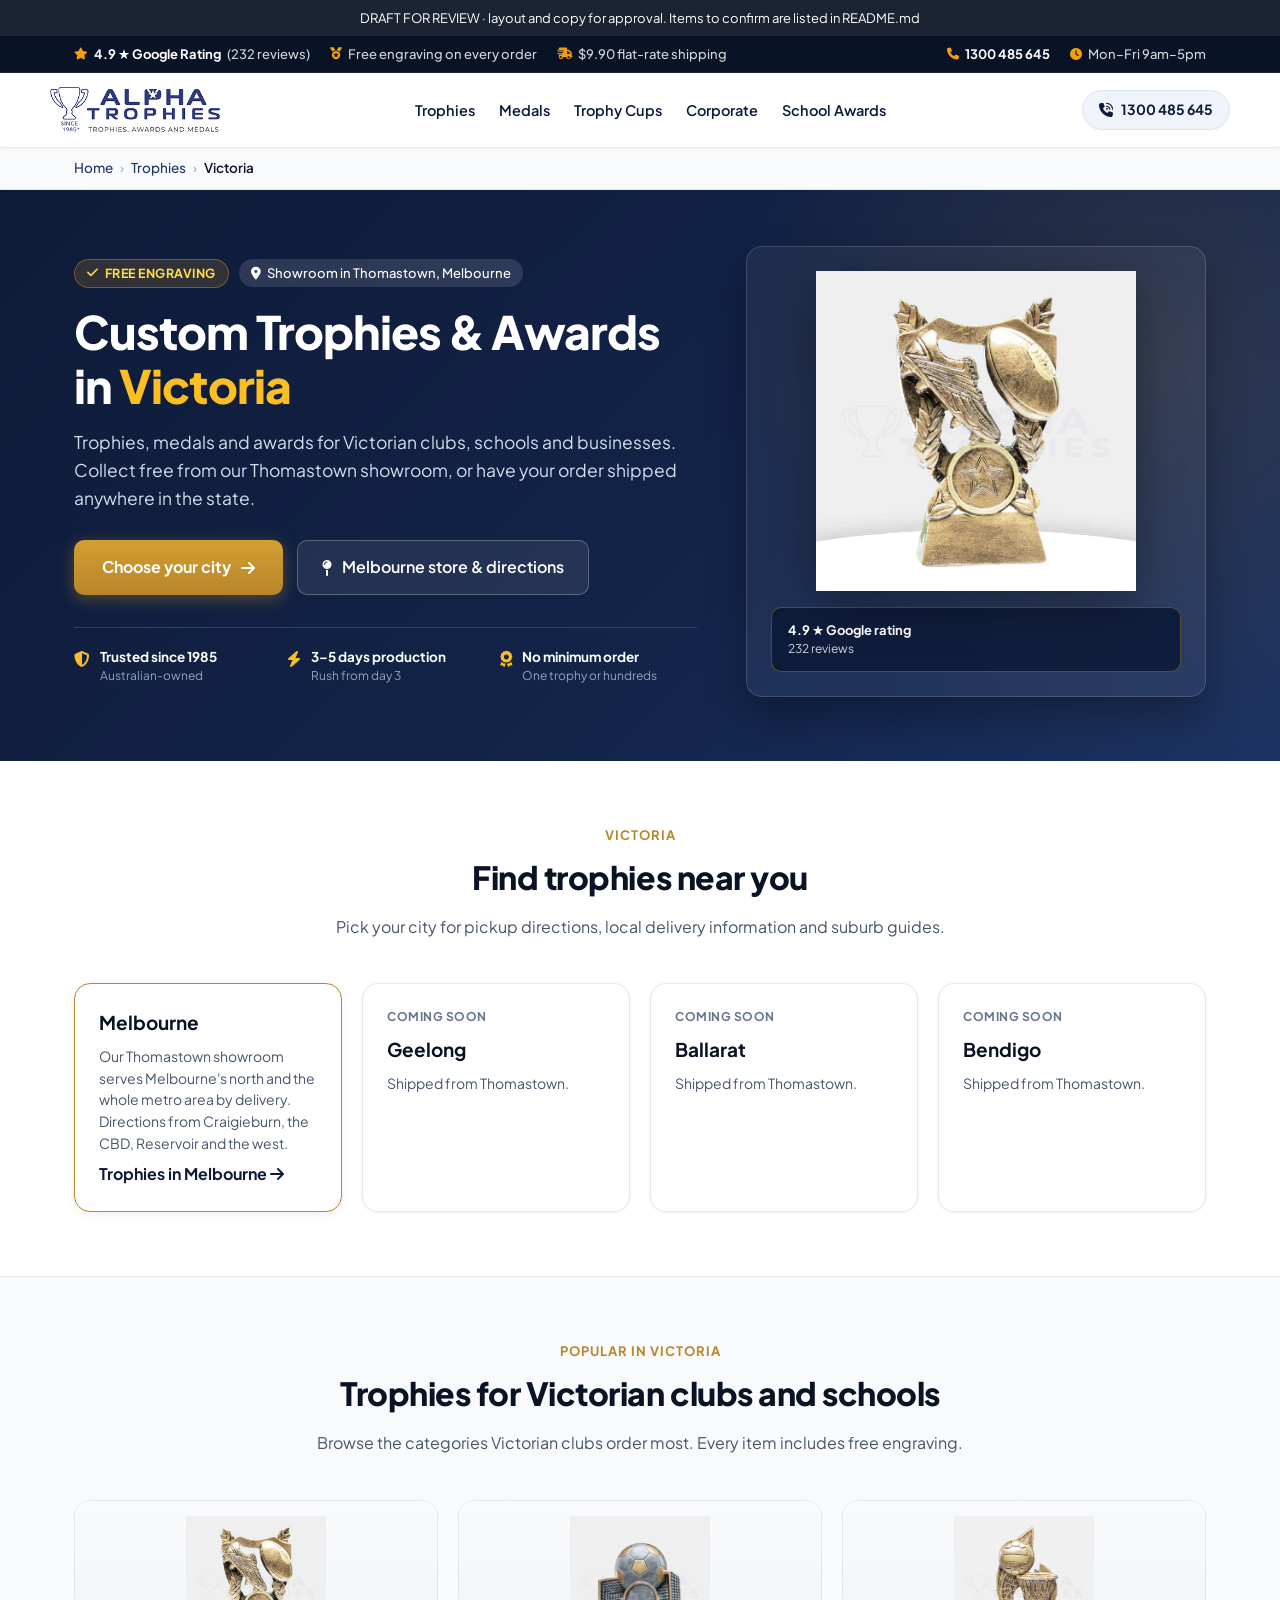
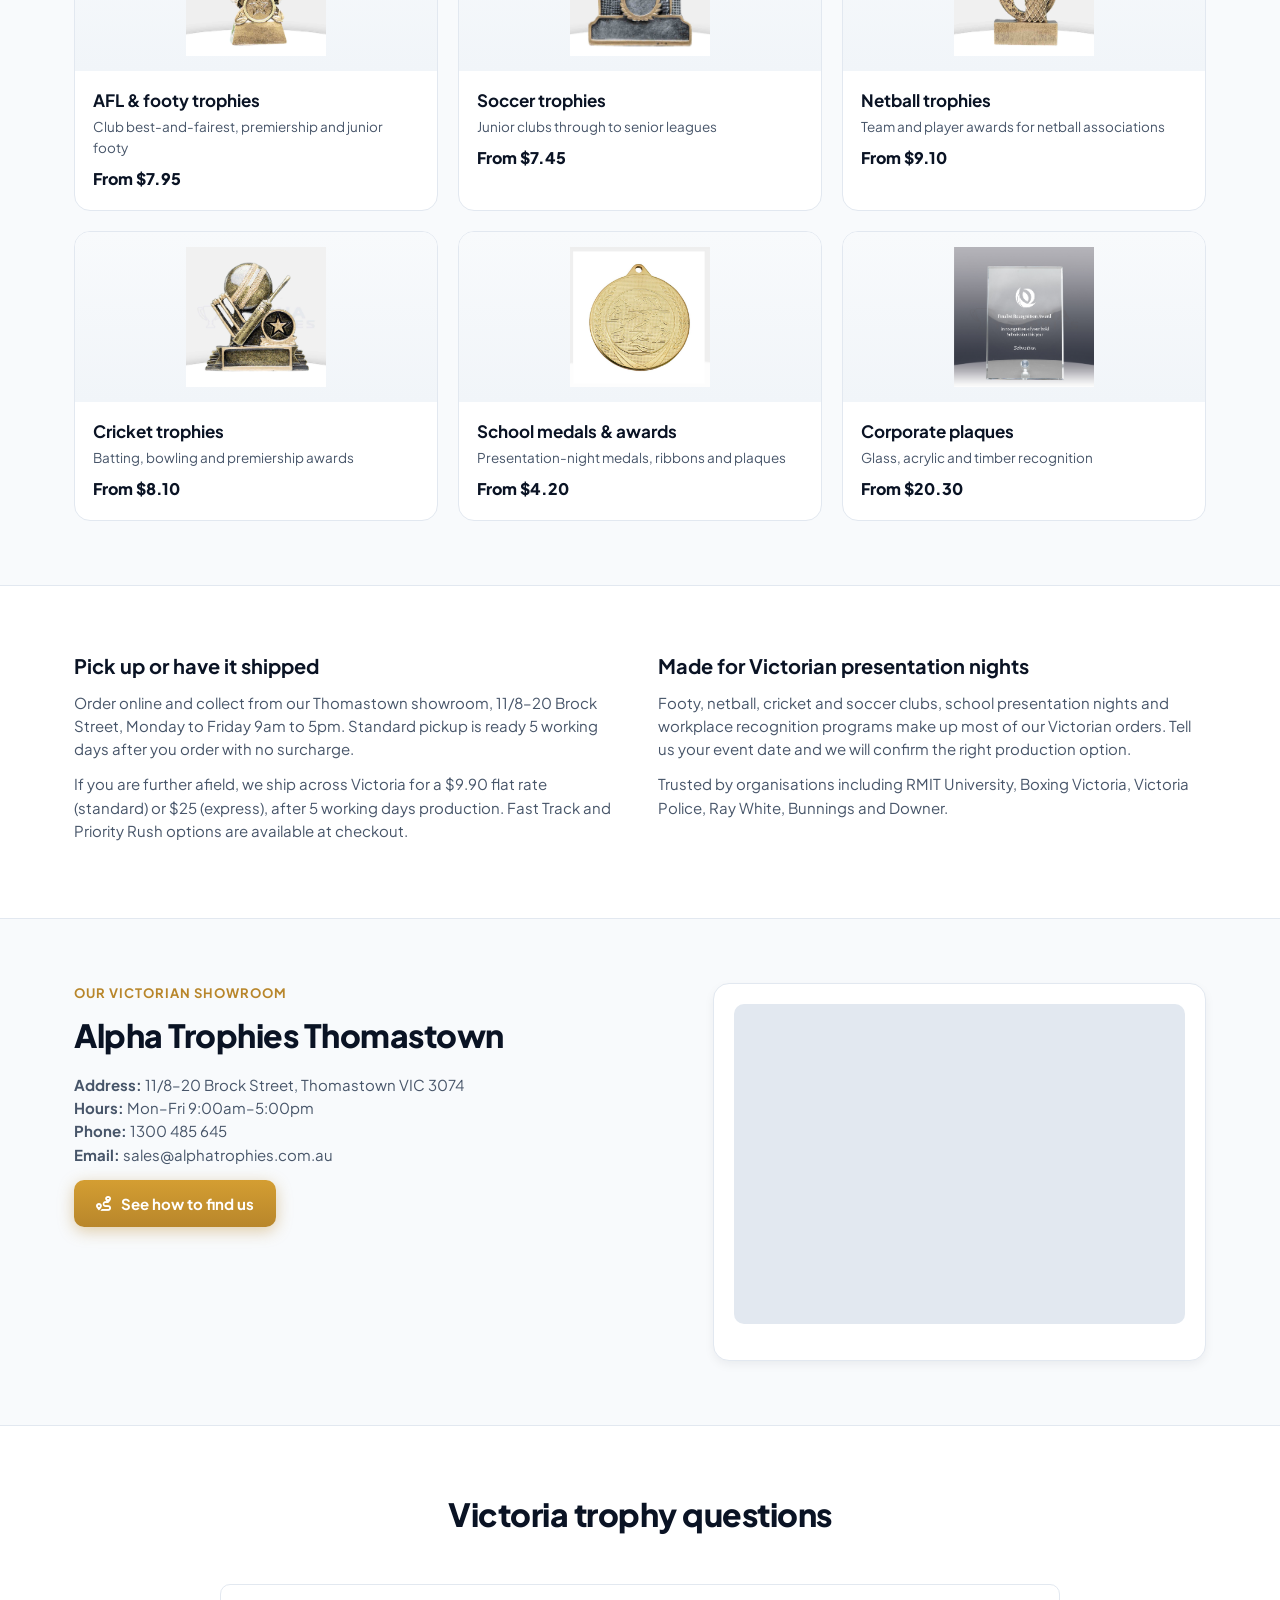
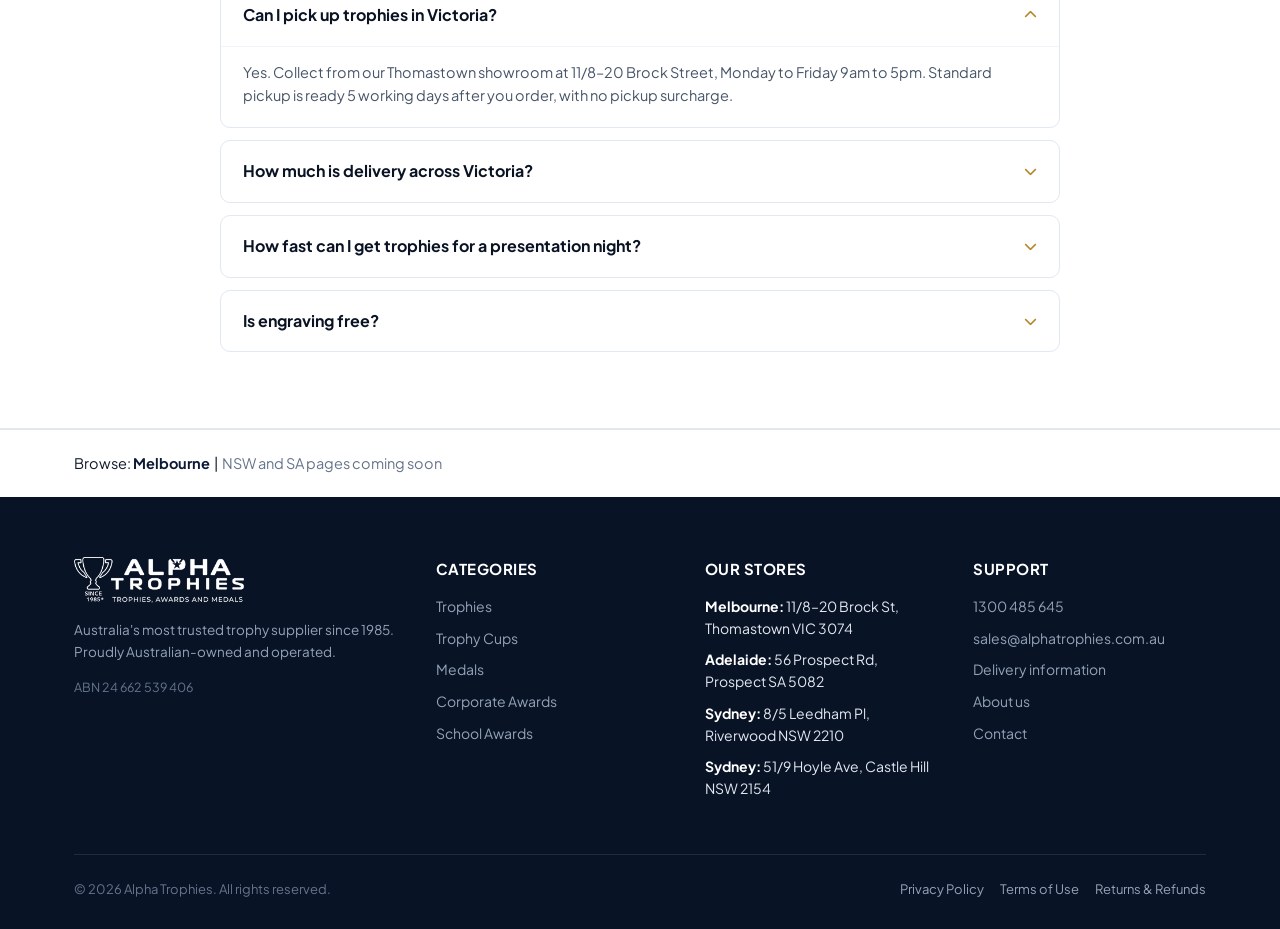
<file: trophies/victoria/index.html>
<!doctype html>
<html lang="en-AU">
<head>
<meta charset="utf-8">
<meta name="viewport" content="width=device-width, initial-scale=1">
<title>Custom Trophies Victoria | Free Engraving, Thomastown Pickup | Alpha Trophies</title>
<meta name="description" content="Custom trophies, medals and awards across Victoria. Free engraving, free pickup from our Thomastown showroom, or flat-rate shipping statewide. Choose your city.">
<link rel="canonical" href="https://alphatrophies.com.au/trophies/victoria/">
<meta property="og:title" content="Custom Trophies Victoria | Free Engraving, Thomastown Pickup | Alpha Trophies">
<meta property="og:description" content="Custom trophies, medals and awards across Victoria. Free engraving, free pickup from our Thomastown showroom, or flat-rate shipping statewide. Choose your city.">
<meta property="og:type" content="website">
<meta property="og:url" content="https://alphatrophies.com.au/trophies/victoria/">
<meta property="og:image" content="https://alphatrophies.com.au/assets/frontend/img/logo.png">
<link rel="preconnect" href="https://fonts.googleapis.com">
<link rel="preconnect" href="https://fonts.gstatic.com" crossorigin>
<link href="https://fonts.googleapis.com/css2?family=Plus+Jakarta+Sans:wght@400;500;600;700;800&display=swap" rel="stylesheet">
<link rel="stylesheet" href="https://cdnjs.cloudflare.com/ajax/libs/font-awesome/6.5.1/css/all.min.css">
<link rel="stylesheet" href="../../assets/css/local.css">

</head>
<body>
<div class="review-banner">DRAFT FOR REVIEW &middot; layout and copy for approval. Items to confirm are listed in README.md</div>
<div class="top-bar"><div class="wrap top-bar-inner">
  <div class="top-bar-left">
    <div class="top-pill"><i class="fa-solid fa-star"></i> <strong>4.9 ★ Google Rating</strong> (232 reviews)</div>
    <div class="top-pill"><i class="fa-solid fa-medal"></i> Free engraving on every order</div>
    <div class="top-pill"><i class="fa-solid fa-truck-fast"></i> $9.90 flat-rate shipping</div>
  </div>
  <div class="top-bar-right">
    <a href="tel:1300485645" class="top-pill"><i class="fa-solid fa-phone"></i> <strong>1300 485 645</strong></a>
    <span class="top-pill"><i class="fa-solid fa-clock"></i> Mon–Fri 9am–5pm</span>
  </div>
</div></div>
<header class="site-header"><div class="wrap header-main">
  <a href="https://alphatrophies.com.au/" class="brand-logo" aria-label="Alpha Trophies home"><img src="../../assets/img/logo.png" alt="Alpha Trophies" width="180" height="46"></a>
  <nav aria-label="Main"><ul class="nav-menu">
    <li><a href="https://alphatrophies.com.au/products/trophies">Trophies</a></li>
    <li><a href="https://alphatrophies.com.au/products/medals">Medals</a></li>
    <li><a href="https://alphatrophies.com.au/products/trophycups">Trophy Cups</a></li>
    <li><a href="https://alphatrophies.com.au/products/corporate-awards">Corporate</a></li>
    <li><a href="https://alphatrophies.com.au/products/school-awards">School Awards</a></li>
  </ul></nav>
  <div class="header-actions"><a href="tel:1300485645" class="btn-call"><i class="fa-solid fa-phone-volume"></i><span>1300 485 645</span></a></div>
</div></header>

<div class="crumbs-section"><div class="wrap crumbs"><a href="https://alphatrophies.com.au/">Home</a><span class="sep">›</span><a href="https://alphatrophies.com.au/products/trophies">Trophies</a><span class="sep">›</span><span class="current">Victoria</span></div></div>

<header class="hero"><div class="wrap hero-grid">
  <div class="hero-content">
    <div class="hero-badge-row"><span class="hero-tag"><i class="fa-solid fa-check"></i> Free engraving</span><span class="hero-local-chip"><i class="fa-solid fa-location-dot"></i> Showroom in Thomastown, Melbourne</span></div>
    <h1>Custom Trophies &amp; Awards in <span class="gold">Victoria</span></h1>
    <p class="lead">Trophies, medals and awards for Victorian clubs, schools and businesses. Collect free from our Thomastown showroom, or have your order shipped anywhere in the state.</p>
    <div class="hero-ctas">
      <a class="btn-primary" href="#cities"><span>Choose your city</span><i class="fa-solid fa-arrow-right"></i></a>
      <a class="btn-secondary" href="melbourne/"><i class="fa-solid fa-map-pin"></i><span>Melbourne store &amp; directions</span></a>
    </div>
    <div class="hero-guarantees">
      <div class="guarantee-item"><i class="fa-solid fa-shield-halved"></i><div><strong>Trusted since 1985</strong><span>Australian-owned</span></div></div>
      <div class="guarantee-item"><i class="fa-solid fa-bolt"></i><div><strong>3–5 days production</strong><span>Rush from day 3</span></div></div>
      <div class="guarantee-item"><i class="fa-solid fa-award"></i><div><strong>No minimum order</strong><span>One trophy or hundreds</span></div></div>
    </div>
  </div>
  <div class="hero-visual"><div class="hero-visual-card">
    <img src="../../assets/img/products/afl-alpha-shield-series-front-4883-3580.jpg" alt="Footy Alpha Shield Trophy" width="300" height="300">
    <div class="hero-badge-overlay"><div><div style="font-size:13px;font-weight:700;color:#fff">4.9 ★ Google rating</div><div style="font-size:12px;color:#d1d5db">232 reviews</div></div></div>
  </div></div>
</div></header>

<section id="cities" class="sec"><div class="wrap">
  <div class="sec-header"><span class="sec-eyebrow">Victoria</span><h2 class="sec-title">Find trophies near you</h2>
  <p class="sec-sub">Pick your city for pickup directions, local delivery information and suburb guides.</p></div>
  <div class="state-city-grid">
    <div class="city-card live"><h3>Melbourne</h3><p>Our Thomastown showroom serves Melbourne's north and the whole metro area by delivery. Directions from Craigieburn, the CBD, Reservoir and the west.</p><a class="go" href="melbourne/">Trophies in Melbourne <i class="fa-solid fa-arrow-right"></i></a></div>
    <div class="city-card"><span class="soon">Coming soon</span><h3>Geelong</h3><p>Shipped from Thomastown.</p></div>
    <div class="city-card"><span class="soon">Coming soon</span><h3>Ballarat</h3><p>Shipped from Thomastown.</p></div>
    <div class="city-card"><span class="soon">Coming soon</span><h3>Bendigo</h3><p>Shipped from Thomastown.</p></div>
  </div>
</div></section>

<section class="sec sec-alt"><div class="wrap">
  <div class="sec-header"><span class="sec-eyebrow">Popular in Victoria</span><h2 class="sec-title">Trophies for Victorian clubs and schools</h2>
  <p class="sec-sub">Browse the categories Victorian clubs order most. Every item includes free engraving.</p></div>
  <div class="tile-grid">
      <a class="cat-tile" href="https://alphatrophies.com.au/products/trophies/a/aussie-rules-afl"><div class="thumb"><img src="../../assets/img/products/afl-alpha-shield-series-front-4883-3580.jpg" alt="Footy Alpha Shield Trophy" loading="lazy" width="140" height="140"></div>
      <div class="body"><h3>AFL &amp; footy trophies</h3><p>Club best-and-fairest, premiership and junior footy</p><span class="from">From $7.95</span></div></a>
<a class="cat-tile" href="https://alphatrophies.com.au/products/trophies/s/soccer"><div class="thumb"><img src="../../assets/img/products/soccer-ball-and-goal-front-8608-7836.jpeg" alt="Soccer Ball and Goal Trophy" loading="lazy" width="140" height="140"></div>
      <div class="body"><h3>Soccer trophies</h3><p>Junior clubs through to senior leagues</p><span class="from">From $7.45</span></div></a>
<a class="cat-tile" href="https://alphatrophies.com.au/products/trophies/n/netball"><div class="thumb"><img src="../../assets/img/products/netball-pulse-series-front-7730-3334.jpg" alt="Netball Pulse Trophy" loading="lazy" width="140" height="140"></div>
      <div class="body"><h3>Netball trophies</h3><p>Team and player awards for netball associations</p><span class="from">From $9.10</span></div></a>
<a class="cat-tile" href="https://alphatrophies.com.au/products/trophies/c/cricket"><div class="thumb"><img src="../../assets/img/products/cricket-budget-icon-front-6086-1386.jpg" alt="Cricket Budget Icon Trophy" loading="lazy" width="140" height="140"></div>
      <div class="body"><h3>Cricket trophies</h3><p>Batting, bowling and premiership awards</p><span class="from">From $8.10</span></div></a>
<a class="cat-tile" href="https://alphatrophies.com.au/products/school-awards"><div class="thumb"><img src="../../assets/img/products/1064-17gvp-9690.jpg" alt="Athletics Medal" loading="lazy" width="140" height="140"></div>
      <div class="body"><h3>School medals &amp; awards</h3><p>Presentation-night medals, ribbons and plaques</p><span class="from">From $4.20</span></div></a>
<a class="cat-tile" href="https://alphatrophies.com.au/products/corporate-awards/plaques"><div class="thumb"><img src="../../assets/img/products/acrylic-precision-plaque-front-with-text-4103.jpg" alt="Acrylic Precision Plaque" loading="lazy" width="140" height="140"></div>
      <div class="body"><h3>Corporate plaques</h3><p>Glass, acrylic and timber recognition</p><span class="from">From $20.30</span></div></a>
  </div>
</div></section>

<section class="sec"><div class="wrap copy-two">
  <div><h3>Pick up or have it shipped</h3>
  <p>Order online and collect from our Thomastown showroom, 11/8–20 Brock Street, Monday to Friday 9am to 5pm. Standard pickup is ready 5 working days after you order with no surcharge.</p>
  <p>If you are further afield, we ship across Victoria for a $9.90 flat rate (standard) or $25 (express), after 5 working days production. Fast Track and Priority Rush options are available at checkout.</p></div>
  <div><h3>Made for Victorian presentation nights</h3>
  <p>Footy, netball, cricket and soccer clubs, school presentation nights and workplace recognition programs make up most of our Victorian orders. Tell us your event date and we will confirm the right production option.</p>
  <p>Trusted by organisations including RMIT University, Boxing Victoria, Victoria Police, Ray White, Bunnings and Downer.</p></div>
</div></section>

<section id="store" class="sec sec-alt"><div class="wrap find-us-layout">
  <div>
    <span class="sec-eyebrow" style="text-align:left">Our Victorian showroom</span>
    <h2 class="sec-title" style="text-align:left">Alpha Trophies Thomastown</h2>
    <p style="font-size:15px;color:var(--text-muted);margin-bottom:14px"><strong>Address:</strong> 11/8–20 Brock Street, Thomastown VIC 3074<br><strong>Hours:</strong> Mon–Fri 9:00am–5:00pm<br><strong>Phone:</strong> 1300 485 645<br><strong>Email:</strong> sales@alphatrophies.com.au</p>
    <p><a class="btn-primary" href="melbourne/#how-to-find-us" style="font-size:15px;padding:12px 22px"><i class="fa-solid fa-route"></i> See how to find us</a></p>
  </div>
  <div class="interactive-map-panel"><div class="map-embed-wrapper"><iframe title="Alpha Trophies Thomastown map" src="https://maps.google.com/maps?q=-37.68788,145.0257629&amp;hl=en&amp;z=15&amp;output=embed" loading="lazy"></iframe></div></div>
</div></section>

<section class="sec"><div class="wrap">
  <div class="sec-header"><h2 class="sec-title">Victoria trophy questions</h2></div>
  <div class="faq-container">
      <details class="faq-item" open><summary>Can I pick up trophies in Victoria?</summary><div class="faq-answer"><p>Yes. Collect from our Thomastown showroom at 11/8–20 Brock Street, Monday to Friday 9am to 5pm. Standard pickup is ready 5 working days after you order, with no pickup surcharge.</p></div></details>
      <details class="faq-item"><summary>How much is delivery across Victoria?</summary><div class="faq-answer"><p>Standard shipping is a $9.90 flat rate after 5 working days production. Express shipping is a $25 flat rate.</p></div></details>
      <details class="faq-item"><summary>How fast can I get trophies for a presentation night?</summary><div class="faq-answer"><p>Fast Track is 4 working days ($40 plus 10% of the order, capped at $300). Priority Rush is 3 working days ($50 plus 15% of the order, capped at $300). Rush pickup is $15 plus 20% of the order, capped at $300.</p></div></details>
      <details class="faq-item"><summary>Is engraving free?</summary><div class="faq-answer"><p>Yes, free engraving on every order.</p></div></details>
  </div>
</div></section>

<div style="background:#fff;padding:22px 0;border-top:1px solid var(--border);font-size:14.5px"><div class="wrap">
  Browse: <a href="melbourne/" style="color:var(--navy-900);font-weight:700">Melbourne</a> &nbsp;|&nbsp; <span style="color:var(--text-subtle)">NSW and SA pages coming soon</span>
</div></div>

<footer class="site-footer"><div class="wrap">
  <div class="footer-grid">
    <div class="footer-col">
      <img class="footer-logo" src="../../assets/img/logo.png" alt="Alpha Trophies" style="margin-bottom:16px">
      <p style="color:#94a3b8;font-size:13.5px;line-height:1.6;margin-bottom:16px">Australia's most trusted trophy supplier since 1985. Proudly Australian-owned and operated.</p>
      <p style="font-size:12.5px;color:#64748b">ABN 24 662 539 406</p>
    </div>
    <div class="footer-col"><h4>Categories</h4><ul class="footer-links">
      <li><a href="https://alphatrophies.com.au/products/trophies">Trophies</a></li><li><a href="https://alphatrophies.com.au/products/trophycups">Trophy Cups</a></li>
      <li><a href="https://alphatrophies.com.au/products/medals">Medals</a></li><li><a href="https://alphatrophies.com.au/products/corporate-awards">Corporate Awards</a></li>
      <li><a href="https://alphatrophies.com.au/products/school-awards">School Awards</a></li></ul></div>
    <div class="footer-col"><h4>Our stores</h4><ul class="footer-links">
      <li><strong style="color:#fff">Melbourne:</strong> 11/8–20 Brock St, Thomastown VIC 3074</li>
      <li><strong style="color:#fff">Adelaide:</strong> 56 Prospect Rd, Prospect SA 5082</li>
      <li><strong style="color:#fff">Sydney:</strong> 8/5 Leedham Pl, Riverwood NSW 2210</li>
      <li><strong style="color:#fff">Sydney:</strong> 51/9 Hoyle Ave, Castle Hill NSW 2154</li></ul></div>
    <div class="footer-col"><h4>Support</h4><ul class="footer-links">
      <li><a href="tel:1300485645">1300 485 645</a></li><li><a href="mailto:sales@alphatrophies.com.au">sales@alphatrophies.com.au</a></li>
      <li><a href="https://alphatrophies.com.au/delivery-information">Delivery information</a></li><li><a href="https://alphatrophies.com.au/about-us">About us</a></li>
      <li><a href="https://alphatrophies.com.au/contact">Contact</a></li></ul></div>
  </div>
  <div class="footer-bottom"><p>© 2026 Alpha Trophies. All rights reserved.</p>
    <div style="display:flex;gap:16px"><a href="https://alphatrophies.com.au/privacy-policy" style="color:#94a3b8">Privacy Policy</a>
    <a href="https://alphatrophies.com.au/terms-of-use" style="color:#94a3b8">Terms of Use</a>
    <a href="https://alphatrophies.com.au/return-and-refund-policy" style="color:#94a3b8">Returns &amp; Refunds</a></div></div>
</div></footer>
<script type="application/ld+json">
{
 "@context": "https://schema.org",
 "@graph": [
  {
   "@type": "BreadcrumbList",
   "itemListElement": [
    {
     "@type": "ListItem",
     "position": 1,
     "name": "Home",
     "item": "https://alphatrophies.com.au/"
    },
    {
     "@type": "ListItem",
     "position": 2,
     "name": "Trophies",
     "item": "https://alphatrophies.com.au/products/trophies"
    },
    {
     "@type": "ListItem",
     "position": 3,
     "name": "Victoria",
     "item": "https://alphatrophies.com.au/trophies/victoria/"
    }
   ]
  },
  {
   "@type": "CollectionPage",
   "name": "Custom Trophies Victoria",
   "url": "https://alphatrophies.com.au/trophies/victoria/",
   "about": {
    "@type": "AdministrativeArea",
    "name": "Victoria"
   }
  },
  {
   "@type": "ItemList",
   "name": "Victorian cities",
   "itemListElement": [
    {
     "@type": "ListItem",
     "position": 1,
     "name": "Melbourne",
     "url": "https://alphatrophies.com.au/trophies/victoria/melbourne/"
    }
   ]
  },
  {
   "@type": [
    "Store",
    "LocalBusiness"
   ],
   "@id": "https://alphatrophies.com.au/stores/thomastown#store",
   "name": "Alpha Trophies Thomastown",
   "telephone": "+61 1300 485 645",
   "email": "sales@alphatrophies.com.au",
   "image": "https://alphatrophies.com.au/assets/frontend/img/logo.png",
   "priceRange": "$$",
   "currenciesAccepted": "AUD",
   "address": {
    "@type": "PostalAddress",
    "streetAddress": "11/8–20 Brock Street",
    "addressLocality": "Thomastown",
    "addressRegion": "VIC",
    "postalCode": "3074",
    "addressCountry": "AU"
   },
   "geo": {
    "@type": "GeoCoordinates",
    "latitude": -37.68788,
    "longitude": 145.0257629
   },
   "hasMap": "https://maps.google.com/?q=Alpha+Trophies+Thomastown+VIC",
   "openingHoursSpecification": [
    {
     "@type": "OpeningHoursSpecification",
     "dayOfWeek": [
      "Monday",
      "Tuesday",
      "Wednesday",
      "Thursday",
      "Friday"
     ],
     "opens": "09:00",
     "closes": "17:00"
    }
   ],
   "sameAs": [
    "https://www.facebook.com/alphatrophiesaustralia",
    "https://www.instagram.com/alphatrophies/",
    "https://www.google.com/maps?cid=1167186670153645038"
   ],
   "parentOrganization": {
    "@type": "Organization",
    "name": "Alpha Trophies",
    "url": "https://alphatrophies.com.au"
   },
   "areaServed": {
    "@type": "State",
    "name": "Victoria"
   },
   "url": "https://alphatrophies.com.au/trophies/victoria/"
  },
  {
   "@type": "FAQPage",
   "mainEntity": [
    {
     "@type": "Question",
     "name": "Can I pick up trophies in Victoria?",
     "acceptedAnswer": {
      "@type": "Answer",
      "text": "Yes. Collect from our Thomastown showroom at 11/8–20 Brock Street, Monday to Friday 9am to 5pm. Standard pickup is ready 5 working days after you order, with no pickup surcharge."
     }
    },
    {
     "@type": "Question",
     "name": "How much is delivery across Victoria?",
     "acceptedAnswer": {
      "@type": "Answer",
      "text": "Standard shipping is a $9.90 flat rate after 5 working days production. Express shipping is a $25 flat rate."
     }
    },
    {
     "@type": "Question",
     "name": "How fast can I get trophies for a presentation night?",
     "acceptedAnswer": {
      "@type": "Answer",
      "text": "Fast Track is 4 working days ($40 plus 10% of the order, capped at $300). Priority Rush is 3 working days ($50 plus 15% of the order, capped at $300). Rush pickup is $15 plus 20% of the order, capped at $300."
     }
    },
    {
     "@type": "Question",
     "name": "Is engraving free?",
     "acceptedAnswer": {
      "@type": "Answer",
      "text": "Yes, free engraving on every order."
     }
    }
   ]
  }
 ]
}
</script>
</body></html>
</file>
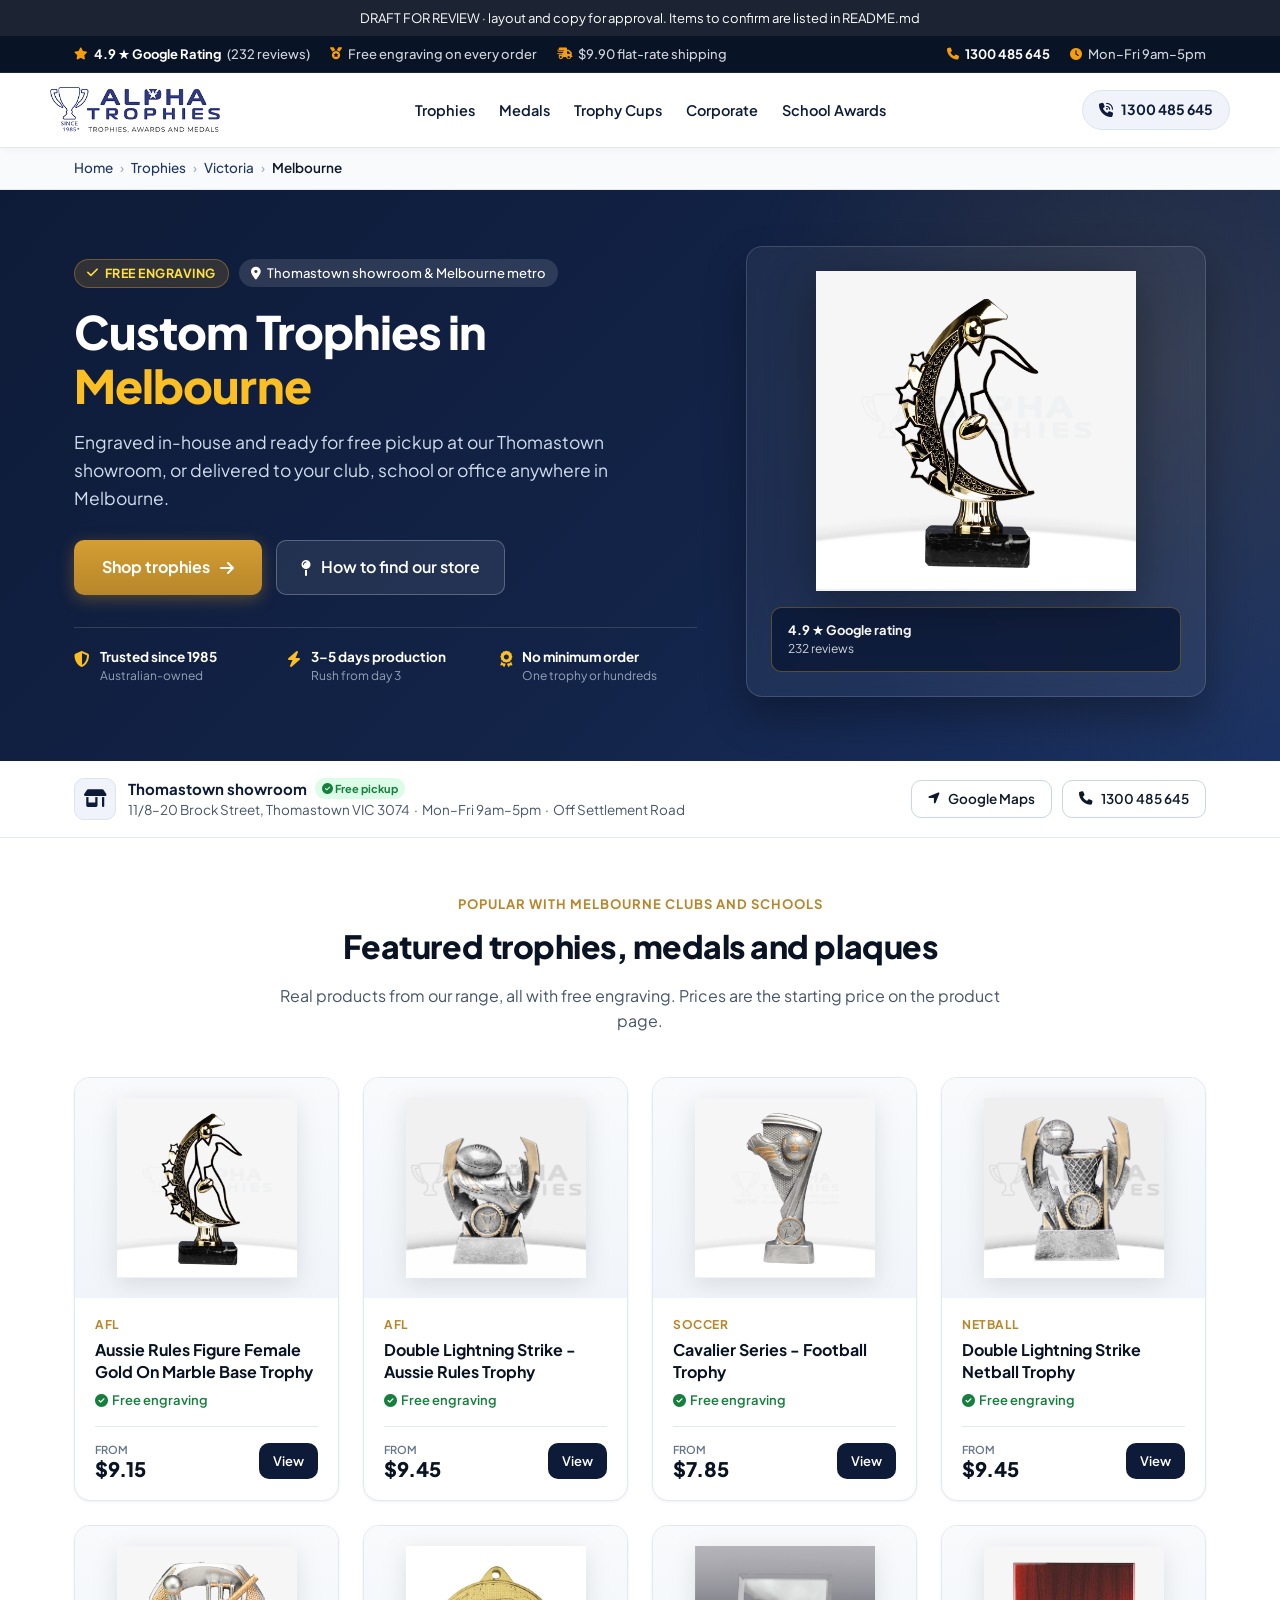
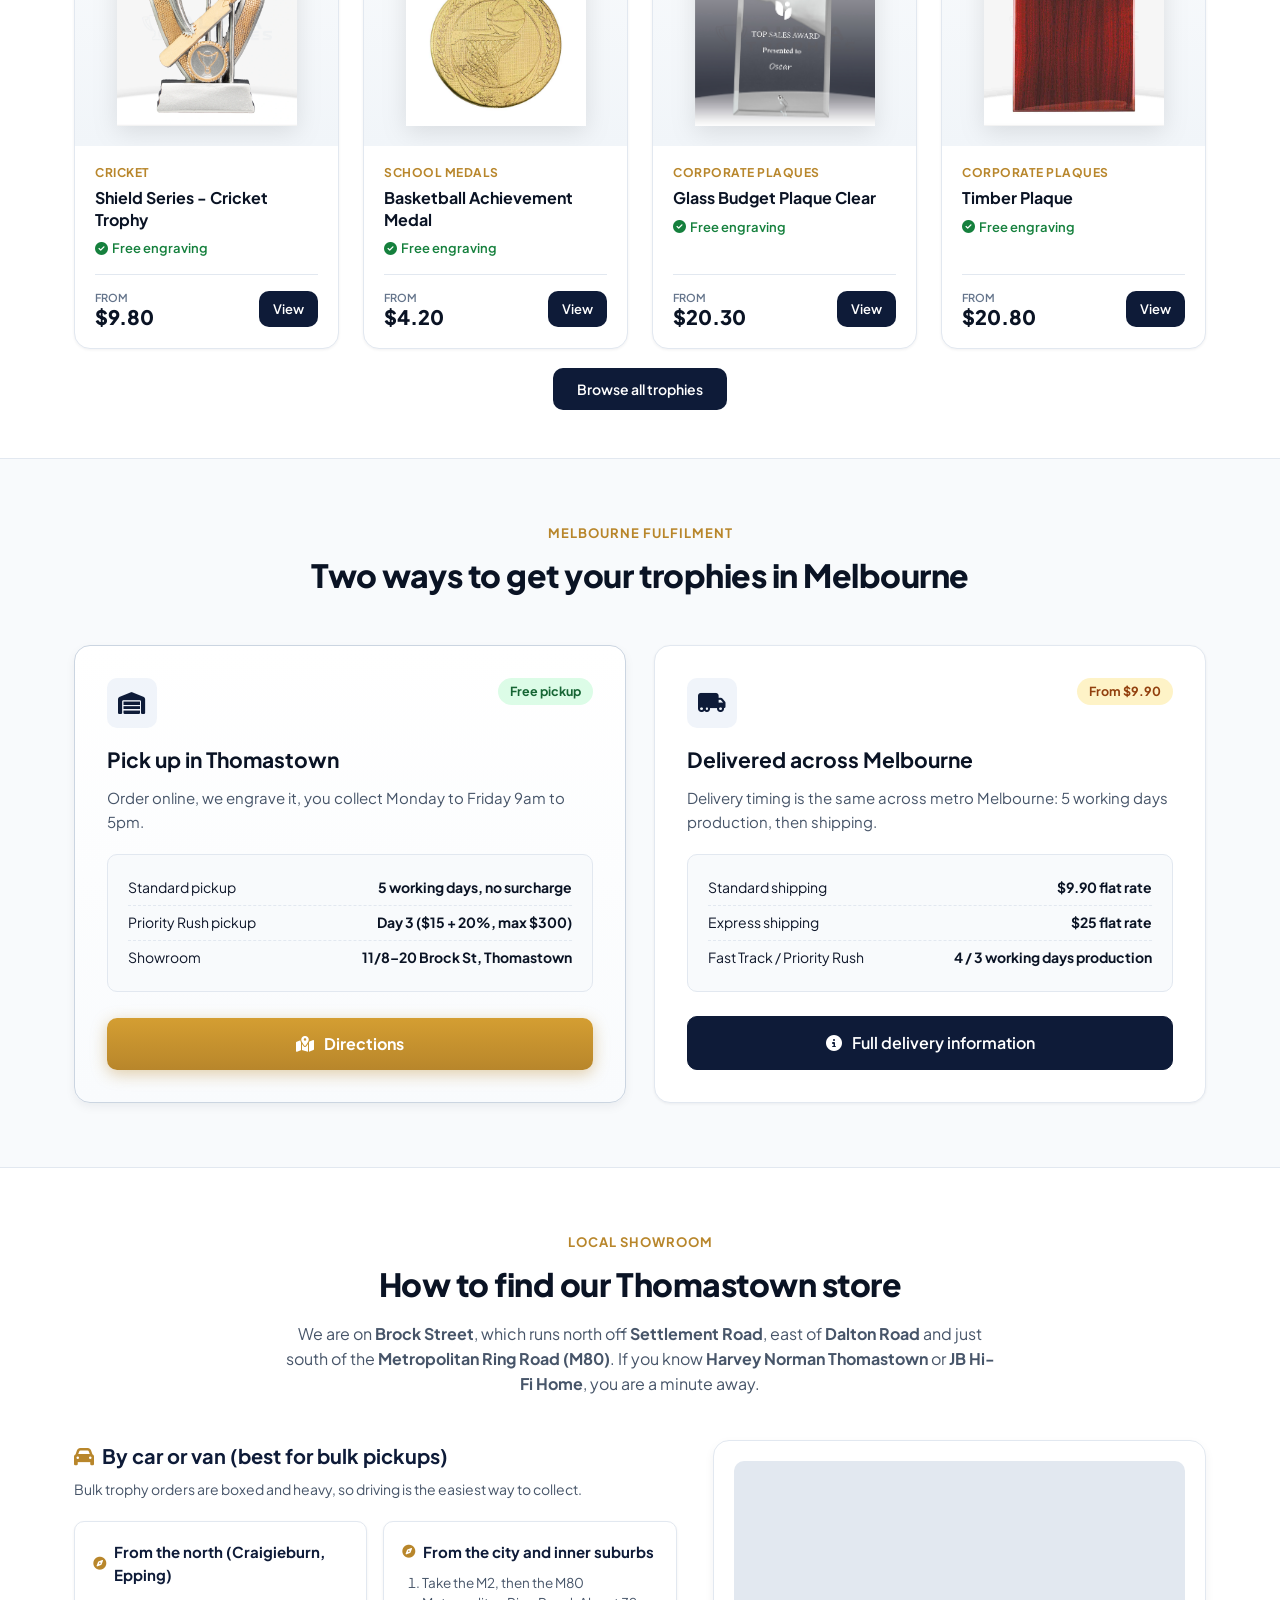
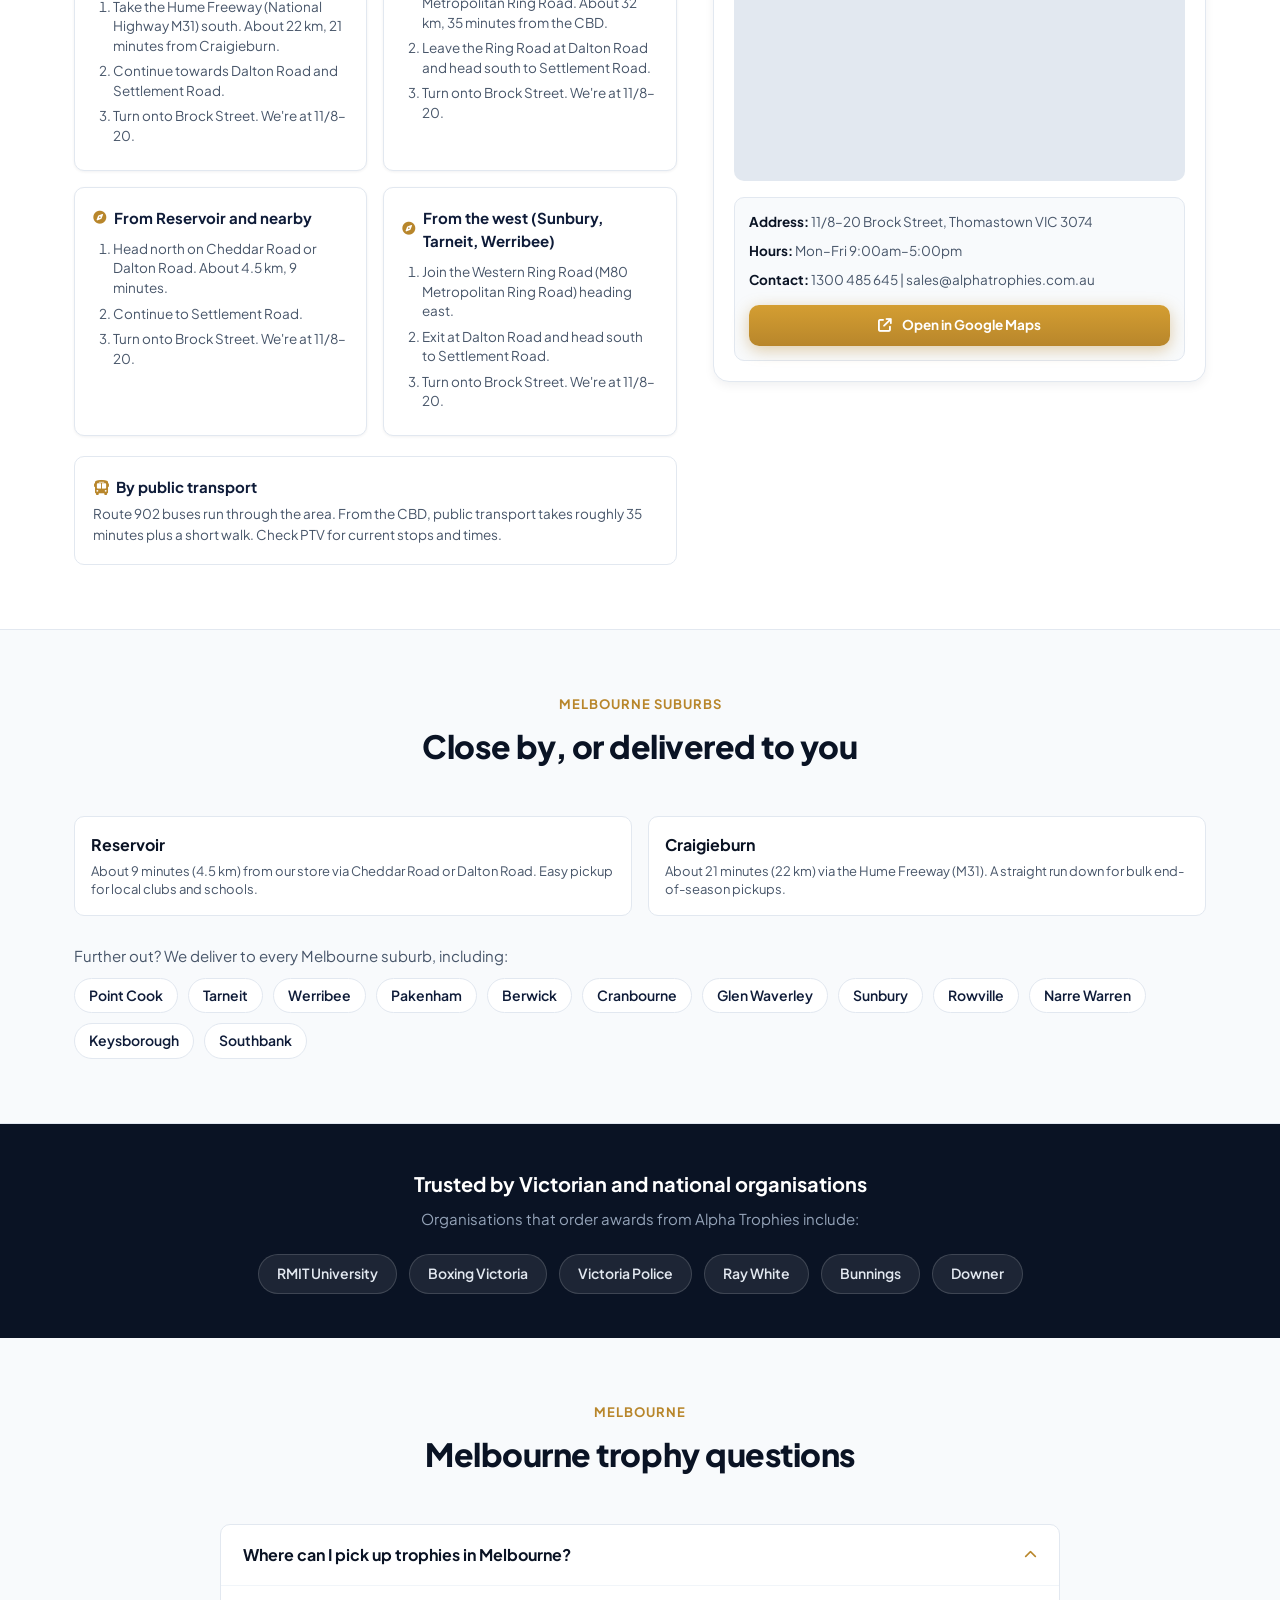
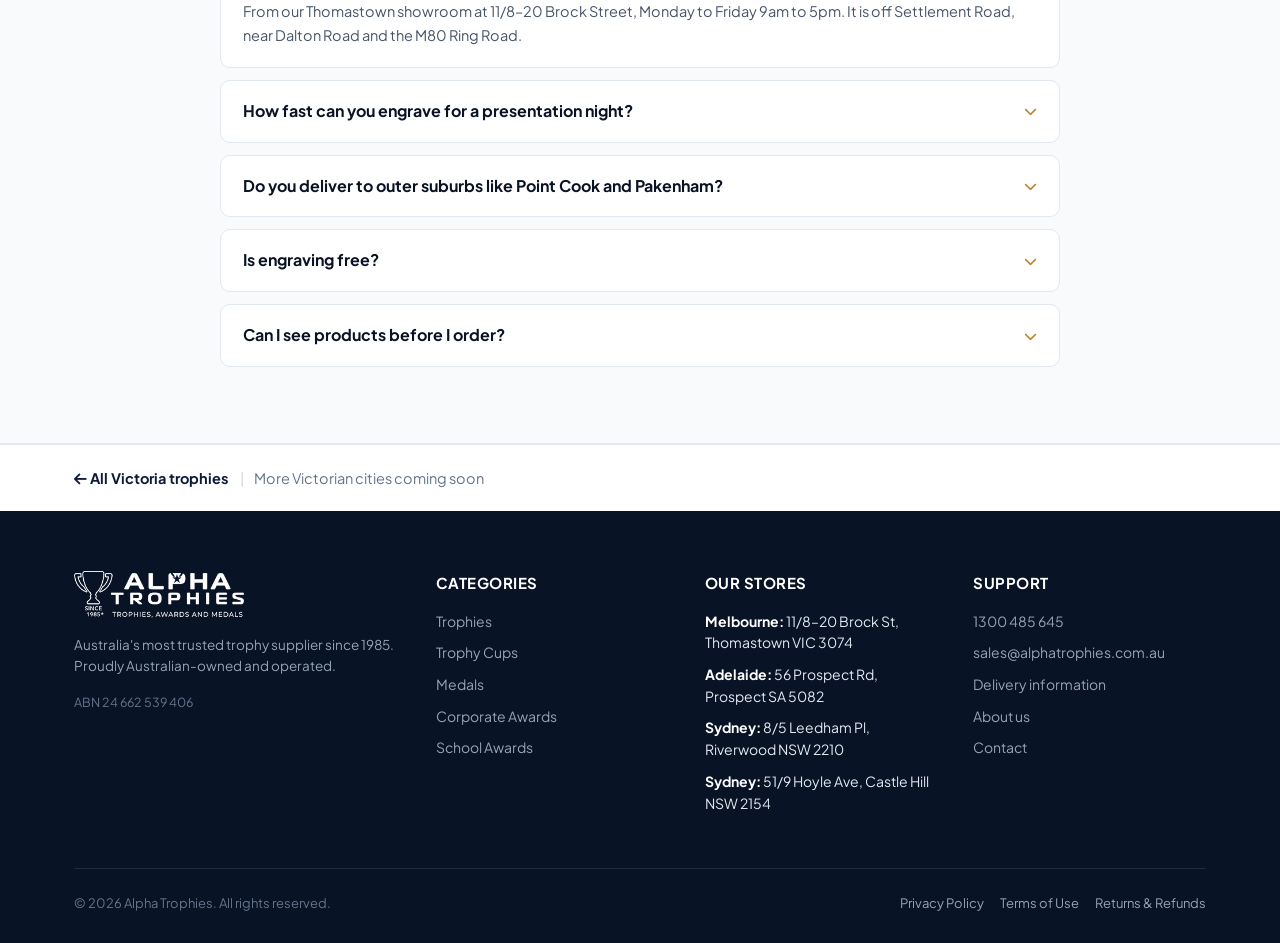
<file: trophies/victoria/melbourne/index.html>
<!doctype html>
<html lang="en-AU">
<head>
<meta charset="utf-8">
<meta name="viewport" content="width=device-width, initial-scale=1">
<title>Custom Trophies Melbourne | Free Engraving, Thomastown Pickup | Alpha Trophies</title>
<meta name="description" content="Custom trophies, medals and awards in Melbourne. Free engraving, free pickup from our Thomastown showroom off Settlement Rd, or delivered across Melbourne.">
<link rel="canonical" href="https://alphatrophies.com.au/trophies/victoria/melbourne/">
<meta property="og:title" content="Custom Trophies Melbourne | Free Engraving, Thomastown Pickup | Alpha Trophies">
<meta property="og:description" content="Custom trophies, medals and awards in Melbourne. Free engraving, free pickup from our Thomastown showroom off Settlement Rd, or delivered across Melbourne.">
<meta property="og:type" content="website">
<meta property="og:url" content="https://alphatrophies.com.au/trophies/victoria/melbourne/">
<meta property="og:image" content="https://alphatrophies.com.au/assets/frontend/img/logo.png">
<link rel="preconnect" href="https://fonts.googleapis.com">
<link rel="preconnect" href="https://fonts.gstatic.com" crossorigin>
<link href="https://fonts.googleapis.com/css2?family=Plus+Jakarta+Sans:wght@400;500;600;700;800&display=swap" rel="stylesheet">
<link rel="stylesheet" href="https://cdnjs.cloudflare.com/ajax/libs/font-awesome/6.5.1/css/all.min.css">
<link rel="stylesheet" href="../../../assets/css/local.css">

</head>
<body>
<div class="review-banner">DRAFT FOR REVIEW &middot; layout and copy for approval. Items to confirm are listed in README.md</div>
<div class="top-bar"><div class="wrap top-bar-inner">
  <div class="top-bar-left">
    <div class="top-pill"><i class="fa-solid fa-star"></i> <strong>4.9 ★ Google Rating</strong> (232 reviews)</div>
    <div class="top-pill"><i class="fa-solid fa-medal"></i> Free engraving on every order</div>
    <div class="top-pill"><i class="fa-solid fa-truck-fast"></i> $9.90 flat-rate shipping</div>
  </div>
  <div class="top-bar-right">
    <a href="tel:1300485645" class="top-pill"><i class="fa-solid fa-phone"></i> <strong>1300 485 645</strong></a>
    <span class="top-pill"><i class="fa-solid fa-clock"></i> Mon–Fri 9am–5pm</span>
  </div>
</div></div>
<header class="site-header"><div class="wrap header-main">
  <a href="https://alphatrophies.com.au/" class="brand-logo" aria-label="Alpha Trophies home"><img src="../../../assets/img/logo.png" alt="Alpha Trophies" width="180" height="46"></a>
  <nav aria-label="Main"><ul class="nav-menu">
    <li><a href="https://alphatrophies.com.au/products/trophies">Trophies</a></li>
    <li><a href="https://alphatrophies.com.au/products/medals">Medals</a></li>
    <li><a href="https://alphatrophies.com.au/products/trophycups">Trophy Cups</a></li>
    <li><a href="https://alphatrophies.com.au/products/corporate-awards">Corporate</a></li>
    <li><a href="https://alphatrophies.com.au/products/school-awards">School Awards</a></li>
  </ul></nav>
  <div class="header-actions"><a href="tel:1300485645" class="btn-call"><i class="fa-solid fa-phone-volume"></i><span>1300 485 645</span></a></div>
</div></header>

<div class="crumbs-section"><div class="wrap crumbs"><a href="https://alphatrophies.com.au/">Home</a><span class="sep">›</span><a href="https://alphatrophies.com.au/products/trophies">Trophies</a><span class="sep">›</span><a href="../">Victoria</a><span class="sep">›</span><span class="current">Melbourne</span></div></div>

<header class="hero"><div class="wrap hero-grid">
  <div class="hero-content">
    <div class="hero-badge-row"><span class="hero-tag"><i class="fa-solid fa-check"></i> Free engraving</span><span class="hero-local-chip"><i class="fa-solid fa-location-dot"></i> Thomastown showroom &amp; Melbourne metro</span></div>
    <h1>Custom Trophies in <span class="gold">Melbourne</span></h1>
    <p class="lead">Engraved in-house and ready for free pickup at our Thomastown showroom, or delivered to your club, school or office anywhere in Melbourne.</p>
    <div class="hero-ctas">
      <a class="btn-primary" href="https://alphatrophies.com.au/products/trophies"><span>Shop trophies</span><i class="fa-solid fa-arrow-right"></i></a>
      <a class="btn-secondary" href="#how-to-find-us"><i class="fa-solid fa-map-pin"></i><span>How to find our store</span></a>
    </div>
    <div class="hero-guarantees">
      <div class="guarantee-item"><i class="fa-solid fa-shield-halved"></i><div><strong>Trusted since 1985</strong><span>Australian-owned</span></div></div>
      <div class="guarantee-item"><i class="fa-solid fa-bolt"></i><div><strong>3–5 days production</strong><span>Rush from day 3</span></div></div>
      <div class="guarantee-item"><i class="fa-solid fa-award"></i><div><strong>No minimum order</strong><span>One trophy or hundreds</span></div></div>
    </div>
  </div>
  <div class="hero-visual"><div class="hero-visual-card">
    <img src="../../../assets/img/products/dsc08183-6890.webp" alt="Aussie Rules Figure Female Gold On Marble Base Trophy" width="300" height="300">
    <div class="hero-badge-overlay"><div><div style="font-size:13px;font-weight:700;color:#fff">4.9 ★ Google rating</div><div style="font-size:12px;color:#d1d5db">232 reviews</div></div></div>
  </div></div>
</div></header>

<div class="store-bar"><div class="wrap store-bar-inner">
  <div class="store-location"><div class="store-icon-wrap"><i class="fa-solid fa-shop"></i></div>
  <div class="store-details"><h4>Thomastown showroom <span class="store-badge"><i class="fa-solid fa-circle-check"></i> Free pickup</span></h4>
  <p>11/8–20 Brock Street, Thomastown VIC 3074 &nbsp;·&nbsp; Mon–Fri 9am–5pm &nbsp;·&nbsp; Off Settlement Road</p></div></div>
  <div class="store-actions"><a class="btn-store-action" href="https://maps.google.com/?q=Alpha+Trophies+Thomastown+VIC" target="_blank" rel="noopener"><i class="fa-solid fa-location-arrow"></i> Google Maps</a>
  <a class="btn-store-action" href="tel:1300485645"><i class="fa-solid fa-phone"></i> 1300 485 645</a></div>
</div></div>

<section class="product-showcase-strip"><div class="wrap">
  <div class="sec-header"><span class="sec-eyebrow">Popular with Melbourne clubs and schools</span><h2 class="sec-title">Featured trophies, medals and plaques</h2>
  <p class="sec-sub">Real products from our range, all with free engraving. Prices are the starting price on the product page.</p></div>
  <div class="product-grid" style="grid-template-columns:repeat(4,1fr)">
      <article class="product-card"><div class="product-thumb-wrap"><img src="../../../assets/img/products/dsc08183-6890.webp" alt="Aussie Rules Figure Female Gold On Marble Base Trophy" loading="lazy" width="180" height="180"></div>
      <div class="product-body"><span class="product-category">AFL</span><h3 class="product-title">Aussie Rules Figure Female Gold On Marble Base Trophy</h3>
      <div class="product-meta"><span class="free-engrave"><i class="fa-solid fa-circle-check"></i> Free engraving</span></div>
      <div class="product-footer"><div class="product-price-block"><span class="product-price-label">From</span><span class="product-price">$9.15</span></div>
      <a href="https://alphatrophies.com.au/product/aussie-rules-figure-female-gold-on-marble-base-trophy" class="btn-card-action">View</a></div></div></article>
<article class="product-card"><div class="product-thumb-wrap"><img src="../../../assets/img/products/double-lightning-strike-aussie-rules-front-6131.jpg" alt="Double Lightning Strike - Aussie Rules Trophy" loading="lazy" width="180" height="180"></div>
      <div class="product-body"><span class="product-category">AFL</span><h3 class="product-title">Double Lightning Strike - Aussie Rules Trophy</h3>
      <div class="product-meta"><span class="free-engrave"><i class="fa-solid fa-circle-check"></i> Free engraving</span></div>
      <div class="product-footer"><div class="product-price-block"><span class="product-price-label">From</span><span class="product-price">$9.45</span></div>
      <a href="https://alphatrophies.com.au/product/double-lightning-strike-aussie-rules" class="btn-card-action">View</a></div></div></article>
<article class="product-card"><div class="product-thumb-wrap"><img src="../../../assets/img/products/1624-a-f-4389.webp" alt="Cavalier Series - Football Trophy" loading="lazy" width="180" height="180"></div>
      <div class="product-body"><span class="product-category">Soccer</span><h3 class="product-title">Cavalier Series - Football Trophy</h3>
      <div class="product-meta"><span class="free-engrave"><i class="fa-solid fa-circle-check"></i> Free engraving</span></div>
      <div class="product-footer"><div class="product-price-block"><span class="product-price-label">From</span><span class="product-price">$7.85</span></div>
      <a href="https://alphatrophies.com.au/product/cavalier-series-football-trophy" class="btn-card-action">View</a></div></div></article>
<article class="product-card"><div class="product-thumb-wrap"><img src="../../../assets/img/products/double-lightning-strike-netball-front-1950.jpg" alt="Double Lightning Strike Netball Trophy" loading="lazy" width="180" height="180"></div>
      <div class="product-body"><span class="product-category">Netball</span><h3 class="product-title">Double Lightning Strike Netball Trophy</h3>
      <div class="product-meta"><span class="free-engrave"><i class="fa-solid fa-circle-check"></i> Free engraving</span></div>
      <div class="product-footer"><div class="product-price-block"><span class="product-price-label">From</span><span class="product-price">$9.45</span></div>
      <a href="https://alphatrophies.com.au/product/double-lightning-strike-netball-trophy" class="btn-card-action">View</a></div></div></article>
<article class="product-card"><div class="product-thumb-wrap"><img src="../../../assets/img/products/dsc08029-7223.webp" alt="Shield Series - Cricket Trophy" loading="lazy" width="180" height="180"></div>
      <div class="product-body"><span class="product-category">Cricket</span><h3 class="product-title">Shield Series - Cricket Trophy</h3>
      <div class="product-meta"><span class="free-engrave"><i class="fa-solid fa-circle-check"></i> Free engraving</span></div>
      <div class="product-footer"><div class="product-price-block"><span class="product-price-label">From</span><span class="product-price">$9.80</span></div>
      <a href="https://alphatrophies.com.au/product/shield-series-cricket-trophy" class="btn-card-action">View</a></div></div></article>
<article class="product-card"><div class="product-thumb-wrap"><img src="../../../assets/img/products/1064-7gvp-7120.jpg" alt="Basketball Achievement Medal" loading="lazy" width="180" height="180"></div>
      <div class="product-body"><span class="product-category">School medals</span><h3 class="product-title">Basketball Achievement Medal</h3>
      <div class="product-meta"><span class="free-engrave"><i class="fa-solid fa-circle-check"></i> Free engraving</span></div>
      <div class="product-footer"><div class="product-price-block"><span class="product-price-label">From</span><span class="product-price">$4.20</span></div>
      <a href="https://alphatrophies.com.au/product/basketball-achievement-medal" class="btn-card-action">View</a></div></div></article>
<article class="product-card"><div class="product-thumb-wrap"><img src="../../../assets/img/products/glass-budget-plaque-clear-fornt-with-text-6155.jpg" alt="Glass Budget Plaque Clear" loading="lazy" width="180" height="180"></div>
      <div class="product-body"><span class="product-category">Corporate plaques</span><h3 class="product-title">Glass Budget Plaque Clear</h3>
      <div class="product-meta"><span class="free-engrave"><i class="fa-solid fa-circle-check"></i> Free engraving</span></div>
      <div class="product-footer"><div class="product-price-block"><span class="product-price-label">From</span><span class="product-price">$20.30</span></div>
      <a href="https://alphatrophies.com.au/product/glass-budget-plaque-clear" class="btn-card-action">View</a></div></div></article>
<article class="product-card"><div class="product-thumb-wrap"><img src="../../../assets/img/products/alpha-trophies-1-5360.jpg" alt="Timber Plaque" loading="lazy" width="180" height="180"></div>
      <div class="product-body"><span class="product-category">Corporate plaques</span><h3 class="product-title">Timber Plaque</h3>
      <div class="product-meta"><span class="free-engrave"><i class="fa-solid fa-circle-check"></i> Free engraving</span></div>
      <div class="product-footer"><div class="product-price-block"><span class="product-price-label">From</span><span class="product-price">$20.80</span></div>
      <a href="https://alphatrophies.com.au/product/timber-plaque" class="btn-card-action">View</a></div></div></article>
  </div>
  <p style="text-align:center;margin-top:28px"><a class="btn-card-action" style="padding:12px 24px;font-size:14px" href="https://alphatrophies.com.au/products/trophies">Browse all trophies</a></p>
</div></section>

<section class="sec sec-alt"><div class="wrap">
  <div class="sec-header"><span class="sec-eyebrow">Melbourne fulfilment</span><h2 class="sec-title">Two ways to get your trophies in Melbourne</h2></div>
  <div class="order-ways-grid">
    <div class="order-card featured"><div>
      <div class="order-card-header"><div class="order-card-icon"><i class="fa-solid fa-warehouse"></i></div><span class="order-pill free">Free pickup</span></div>
      <h3>Pick up in Thomastown</h3>
      <p>Order online, we engrave it, you collect Monday to Friday 9am to 5pm.</p>
      <ul class="timeline-list"><li><span>Standard pickup</span><strong>5 working days, no surcharge</strong></li><li><span>Priority Rush pickup</span><strong>Day 3 ($15 + 20%, max $300)</strong></li><li><span>Showroom</span><strong>11/8–20 Brock St, Thomastown</strong></li></ul></div>
      <a href="#how-to-find-us" class="btn-primary" style="justify-content:center"><i class="fa-solid fa-map-location-dot"></i> Directions</a></div>
    <div class="order-card"><div>
      <div class="order-card-header"><div class="order-card-icon"><i class="fa-solid fa-truck-moving"></i></div><span class="order-pill rate">From $9.90</span></div>
      <h3>Delivered across Melbourne</h3>
      <p>Delivery timing is the same across metro Melbourne: 5 working days production, then shipping.</p>
      <ul class="timeline-list"><li><span>Standard shipping</span><strong>$9.90 flat rate</strong></li><li><span>Express shipping</span><strong>$25 flat rate</strong></li><li><span>Fast Track / Priority Rush</span><strong>4 / 3 working days production</strong></li></ul></div>
      <a href="https://alphatrophies.com.au/delivery-information" class="btn-secondary" style="background:var(--navy-900);border-color:var(--navy-900);justify-content:center"><i class="fa-solid fa-circle-info"></i> Full delivery information</a></div>
  </div>
</div></section>

<section id="how-to-find-us" class="sec"><div class="wrap">
  <div class="sec-header"><span class="sec-eyebrow">Local showroom</span><h2 class="sec-title">How to find our Thomastown store</h2>
  <p class="sec-sub">We are on <strong>Brock Street</strong>, which runs north off <strong>Settlement Road</strong>, east of <strong>Dalton Road</strong> and just south of the <strong>Metropolitan Ring Road (M80)</strong>. If you know <strong>Harvey Norman Thomastown</strong> or <strong>JB Hi-Fi Home</strong>, you are a minute away.</p></div>
  <div class="find-us-layout">
    <div>
      <h3 style="font-size:20px;font-weight:700;color:var(--navy-900);margin-bottom:8px"><i class="fa-solid fa-car" style="color:var(--gold-500);margin-right:8px"></i>By car or van (best for bulk pickups)</h3>
      <p style="font-size:14px;color:var(--text-muted);margin-bottom:16px">Bulk trophy orders are boxed and heavy, so driving is the easiest way to collect.</p>
      <div class="directions-grid"><div class="dir-card"><h4><i class="fa-solid fa-compass"></i> From the north (Craigieburn, Epping)</h4><ol class="steps-list"><li>Take the Hume Freeway (National Highway M31) south. About 22 km, 21 minutes from Craigieburn.</li><li>Continue towards Dalton Road and Settlement Road.</li><li>Turn onto Brock Street. We're at 11/8–20.</li></ol></div>
<div class="dir-card"><h4><i class="fa-solid fa-compass"></i> From the city and inner suburbs</h4><ol class="steps-list"><li>Take the M2, then the M80 Metropolitan Ring Road. About 32 km, 35 minutes from the CBD.</li><li>Leave the Ring Road at Dalton Road and head south to Settlement Road.</li><li>Turn onto Brock Street. We're at 11/8–20.</li></ol></div>
<div class="dir-card"><h4><i class="fa-solid fa-compass"></i> From Reservoir and nearby</h4><ol class="steps-list"><li>Head north on Cheddar Road or Dalton Road. About 4.5 km, 9 minutes.</li><li>Continue to Settlement Road.</li><li>Turn onto Brock Street. We're at 11/8–20.</li></ol></div>
<div class="dir-card"><h4><i class="fa-solid fa-compass"></i> From the west (Sunbury, Tarneit, Werribee)</h4><ol class="steps-list"><li>Join the Western Ring Road (M80 Metropolitan Ring Road) heading east.</li><li>Exit at Dalton Road and head south to Settlement Road.</li><li>Turn onto Brock Street. We're at 11/8–20.</li></ol></div></div>
      <div style="background:#fff;border:1px solid var(--border);border-radius:var(--radius-md);padding:18px;margin-top:20px">
        <h4 style="font-size:15px;font-weight:700;color:var(--navy-900);margin-bottom:6px"><i class="fa-solid fa-bus" style="color:var(--gold-500);margin-right:6px"></i>By public transport</h4>
        <p style="font-size:13.5px;color:var(--text-muted)">Route 902 buses run through the area. From the CBD, public transport takes roughly 35 minutes plus a short walk. Check PTV for current stops and times.</p>
      </div>
    </div>
    <div class="interactive-map-panel">
      <div class="map-embed-wrapper"><iframe title="Alpha Trophies Thomastown map" src="https://maps.google.com/maps?q=-37.68788,145.0257629&amp;hl=en&amp;z=15&amp;output=embed" loading="lazy"></iframe></div>
      <div class="map-meta-box"><p style="margin-bottom:8px"><strong>Address:</strong> 11/8–20 Brock Street, Thomastown VIC 3074</p><p style="margin-bottom:8px"><strong>Hours:</strong> Mon–Fri 9:00am–5:00pm</p><p style="margin-bottom:14px"><strong>Contact:</strong> 1300 485 645 | sales@alphatrophies.com.au</p>
      <a class="btn-primary" href="https://maps.google.com/?q=Alpha+Trophies+Thomastown+VIC" target="_blank" rel="noopener" style="font-size:13.5px;padding:10px 18px;width:100%;justify-content:center"><i class="fa-solid fa-arrow-up-right-from-square"></i> Open in Google Maps</a></div>
    </div>
  </div>
</div></section>

<section class="sec sec-alt"><div class="wrap">
  <div class="sec-header"><span class="sec-eyebrow">Melbourne suburbs</span><h2 class="sec-title">Close by, or delivered to you</h2></div>
  <div class="suburb-grid-pickup" style="margin-bottom:28px">
    <div class="suburb-card"><h4>Reservoir</h4><p>About 9 minutes (4.5 km) from our store via Cheddar Road or Dalton Road. Easy pickup for local clubs and schools.</p></div>
    <div class="suburb-card"><h4>Craigieburn</h4><p>About 21 minutes (22 km) via the Hume Freeway (M31). A straight run down for bulk end-of-season pickups.</p></div>
  </div>
  <p style="font-size:15px;color:var(--text-muted)">Further out? We deliver to every Melbourne suburb, including:</p>
  <div class="chip-list"><span class="chip">Point Cook</span><span class="chip">Tarneit</span><span class="chip">Werribee</span><span class="chip">Pakenham</span><span class="chip">Berwick</span><span class="chip">Cranbourne</span><span class="chip">Glen Waverley</span><span class="chip">Sunbury</span><span class="chip">Rowville</span><span class="chip">Narre Warren</span><span class="chip">Keysborough</span><span class="chip">Southbank</span></div>
</div></section>

<section class="clients-strip"><div class="wrap">
  <h3>Trusted by Victorian and national organisations</h3>
  <p>Organisations that order awards from Alpha Trophies include:</p>
  <div class="client-chips"><div class="client-chip">RMIT University</div><div class="client-chip">Boxing Victoria</div><div class="client-chip">Victoria Police</div><div class="client-chip">Ray White</div><div class="client-chip">Bunnings</div><div class="client-chip">Downer</div></div>
</div></section>

<section class="sec sec-alt"><div class="wrap">
  <div class="sec-header"><span class="sec-eyebrow">Melbourne</span><h2 class="sec-title">Melbourne trophy questions</h2></div>
  <div class="faq-container">
      <details class="faq-item" open><summary>Where can I pick up trophies in Melbourne?</summary><div class="faq-answer"><p>From our Thomastown showroom at 11/8–20 Brock Street, Monday to Friday 9am to 5pm. It is off Settlement Road, near Dalton Road and the M80 Ring Road.</p></div></details>
      <details class="faq-item"><summary>How fast can you engrave for a presentation night?</summary><div class="faq-answer"><p>Standard production is 5 working days. Fast Track is 4 working days ($40 plus 10% of the order, capped at $300) and Priority Rush is 3 working days ($50 plus 15%, capped at $300). Rush pickup is $15 plus 20% of the order, capped at $300.</p></div></details>
      <details class="faq-item"><summary>Do you deliver to outer suburbs like Point Cook and Pakenham?</summary><div class="faq-answer"><p>Yes. Standard shipping is a $9.90 flat rate and express is $25, after 5 working days production.</p></div></details>
      <details class="faq-item"><summary>Is engraving free?</summary><div class="faq-answer"><p>Yes, free engraving on every order.</p></div></details>
      <details class="faq-item"><summary>Can I see products before I order?</summary><div class="faq-answer"><p>Yes. Visit the Thomastown showroom during opening hours to see samples and talk to the team.</p></div></details>
  </div>
</div></section>

<div style="background:#fff;padding:22px 0;border-top:1px solid var(--border);font-size:14.5px"><div class="wrap">
  <a href="../" style="color:var(--navy-900);font-weight:700"><i class="fa-solid fa-arrow-left"></i> All Victoria trophies</a>
  <span style="margin:0 10px;color:#cbd5e1">|</span><span style="color:var(--text-subtle)">More Victorian cities coming soon</span>
</div></div>

<footer class="site-footer"><div class="wrap">
  <div class="footer-grid">
    <div class="footer-col">
      <img class="footer-logo" src="../../../assets/img/logo.png" alt="Alpha Trophies" style="margin-bottom:16px">
      <p style="color:#94a3b8;font-size:13.5px;line-height:1.6;margin-bottom:16px">Australia's most trusted trophy supplier since 1985. Proudly Australian-owned and operated.</p>
      <p style="font-size:12.5px;color:#64748b">ABN 24 662 539 406</p>
    </div>
    <div class="footer-col"><h4>Categories</h4><ul class="footer-links">
      <li><a href="https://alphatrophies.com.au/products/trophies">Trophies</a></li><li><a href="https://alphatrophies.com.au/products/trophycups">Trophy Cups</a></li>
      <li><a href="https://alphatrophies.com.au/products/medals">Medals</a></li><li><a href="https://alphatrophies.com.au/products/corporate-awards">Corporate Awards</a></li>
      <li><a href="https://alphatrophies.com.au/products/school-awards">School Awards</a></li></ul></div>
    <div class="footer-col"><h4>Our stores</h4><ul class="footer-links">
      <li><strong style="color:#fff">Melbourne:</strong> 11/8–20 Brock St, Thomastown VIC 3074</li>
      <li><strong style="color:#fff">Adelaide:</strong> 56 Prospect Rd, Prospect SA 5082</li>
      <li><strong style="color:#fff">Sydney:</strong> 8/5 Leedham Pl, Riverwood NSW 2210</li>
      <li><strong style="color:#fff">Sydney:</strong> 51/9 Hoyle Ave, Castle Hill NSW 2154</li></ul></div>
    <div class="footer-col"><h4>Support</h4><ul class="footer-links">
      <li><a href="tel:1300485645">1300 485 645</a></li><li><a href="mailto:sales@alphatrophies.com.au">sales@alphatrophies.com.au</a></li>
      <li><a href="https://alphatrophies.com.au/delivery-information">Delivery information</a></li><li><a href="https://alphatrophies.com.au/about-us">About us</a></li>
      <li><a href="https://alphatrophies.com.au/contact">Contact</a></li></ul></div>
  </div>
  <div class="footer-bottom"><p>© 2026 Alpha Trophies. All rights reserved.</p>
    <div style="display:flex;gap:16px"><a href="https://alphatrophies.com.au/privacy-policy" style="color:#94a3b8">Privacy Policy</a>
    <a href="https://alphatrophies.com.au/terms-of-use" style="color:#94a3b8">Terms of Use</a>
    <a href="https://alphatrophies.com.au/return-and-refund-policy" style="color:#94a3b8">Returns &amp; Refunds</a></div></div>
</div></footer>
<script type="application/ld+json">
{
 "@context": "https://schema.org",
 "@graph": [
  {
   "@type": "BreadcrumbList",
   "itemListElement": [
    {
     "@type": "ListItem",
     "position": 1,
     "name": "Home",
     "item": "https://alphatrophies.com.au/"
    },
    {
     "@type": "ListItem",
     "position": 2,
     "name": "Trophies",
     "item": "https://alphatrophies.com.au/products/trophies"
    },
    {
     "@type": "ListItem",
     "position": 3,
     "name": "Victoria",
     "item": "https://alphatrophies.com.au/trophies/victoria/"
    },
    {
     "@type": "ListItem",
     "position": 4,
     "name": "Melbourne",
     "item": "https://alphatrophies.com.au/trophies/victoria/melbourne/"
    }
   ]
  },
  {
   "@type": [
    "Store",
    "LocalBusiness"
   ],
   "@id": "https://alphatrophies.com.au/stores/thomastown#store",
   "name": "Alpha Trophies Thomastown",
   "telephone": "+61 1300 485 645",
   "email": "sales@alphatrophies.com.au",
   "image": "https://alphatrophies.com.au/assets/frontend/img/logo.png",
   "priceRange": "$$",
   "currenciesAccepted": "AUD",
   "address": {
    "@type": "PostalAddress",
    "streetAddress": "11/8–20 Brock Street",
    "addressLocality": "Thomastown",
    "addressRegion": "VIC",
    "postalCode": "3074",
    "addressCountry": "AU"
   },
   "geo": {
    "@type": "GeoCoordinates",
    "latitude": -37.68788,
    "longitude": 145.0257629
   },
   "hasMap": "https://maps.google.com/?q=Alpha+Trophies+Thomastown+VIC",
   "openingHoursSpecification": [
    {
     "@type": "OpeningHoursSpecification",
     "dayOfWeek": [
      "Monday",
      "Tuesday",
      "Wednesday",
      "Thursday",
      "Friday"
     ],
     "opens": "09:00",
     "closes": "17:00"
    }
   ],
   "sameAs": [
    "https://www.facebook.com/alphatrophiesaustralia",
    "https://www.instagram.com/alphatrophies/",
    "https://www.google.com/maps?cid=1167186670153645038"
   ],
   "parentOrganization": {
    "@type": "Organization",
    "name": "Alpha Trophies",
    "url": "https://alphatrophies.com.au"
   },
   "url": "https://alphatrophies.com.au/trophies/victoria/melbourne/",
   "areaServed": [
    {
     "@type": "City",
     "name": "Melbourne"
    }
   ]
  },
  {
   "@type": "ItemList",
   "name": "Featured products in Melbourne",
   "itemListElement": [
    {
     "@type": "ListItem",
     "position": 1,
     "url": "https://alphatrophies.com.au/product/aussie-rules-figure-female-gold-on-marble-base-trophy",
     "name": "Aussie Rules Figure Female Gold On Marble Base Trophy"
    },
    {
     "@type": "ListItem",
     "position": 2,
     "url": "https://alphatrophies.com.au/product/double-lightning-strike-aussie-rules",
     "name": "Double Lightning Strike - Aussie Rules Trophy"
    },
    {
     "@type": "ListItem",
     "position": 3,
     "url": "https://alphatrophies.com.au/product/cavalier-series-football-trophy",
     "name": "Cavalier Series - Football Trophy"
    },
    {
     "@type": "ListItem",
     "position": 4,
     "url": "https://alphatrophies.com.au/product/double-lightning-strike-netball-trophy",
     "name": "Double Lightning Strike Netball Trophy"
    },
    {
     "@type": "ListItem",
     "position": 5,
     "url": "https://alphatrophies.com.au/product/shield-series-cricket-trophy",
     "name": "Shield Series - Cricket Trophy"
    },
    {
     "@type": "ListItem",
     "position": 6,
     "url": "https://alphatrophies.com.au/product/basketball-achievement-medal",
     "name": "Basketball Achievement Medal"
    },
    {
     "@type": "ListItem",
     "position": 7,
     "url": "https://alphatrophies.com.au/product/glass-budget-plaque-clear",
     "name": "Glass Budget Plaque Clear"
    },
    {
     "@type": "ListItem",
     "position": 8,
     "url": "https://alphatrophies.com.au/product/timber-plaque",
     "name": "Timber Plaque"
    }
   ]
  },
  {
   "@type": "FAQPage",
   "mainEntity": [
    {
     "@type": "Question",
     "name": "Where can I pick up trophies in Melbourne?",
     "acceptedAnswer": {
      "@type": "Answer",
      "text": "From our Thomastown showroom at 11/8–20 Brock Street, Monday to Friday 9am to 5pm. It is off Settlement Road, near Dalton Road and the M80 Ring Road."
     }
    },
    {
     "@type": "Question",
     "name": "How fast can you engrave for a presentation night?",
     "acceptedAnswer": {
      "@type": "Answer",
      "text": "Standard production is 5 working days. Fast Track is 4 working days ($40 plus 10% of the order, capped at $300) and Priority Rush is 3 working days ($50 plus 15%, capped at $300). Rush pickup is $15 plus 20% of the order, capped at $300."
     }
    },
    {
     "@type": "Question",
     "name": "Do you deliver to outer suburbs like Point Cook and Pakenham?",
     "acceptedAnswer": {
      "@type": "Answer",
      "text": "Yes. Standard shipping is a $9.90 flat rate and express is $25, after 5 working days production."
     }
    },
    {
     "@type": "Question",
     "name": "Is engraving free?",
     "acceptedAnswer": {
      "@type": "Answer",
      "text": "Yes, free engraving on every order."
     }
    },
    {
     "@type": "Question",
     "name": "Can I see products before I order?",
     "acceptedAnswer": {
      "@type": "Answer",
      "text": "Yes. Visit the Thomastown showroom during opening hours to see samples and talk to the team."
     }
    }
   ]
  }
 ]
}
</script>
</body></html>
</file>
<file: assets/css/local.css>
:root {
    --navy-950: #0a1324;
    --navy-900: #0e1b38;
    --navy-800: #15274d;
    --navy-700: #1d3567;
    --navy-50: #f0f4fa;
    --gold-500: #b8862b;
    --gold-600: #9e7223;
    --gold-100: #fef7e8;
    --gold-50: #fffaf0;
    --surface: #ffffff;
    --surface-subtle: #f8fafc;
    --surface-alt: #f1f5f9;
    --border: #e2e8f0;
    --border-strong: #cbd5e1;
    --text-main: #0f172a;
    --text-muted: #475569;
    --text-subtle: #64748b;
    --success-green: #15803d;
    --radius-sm: 6px;
    --radius-md: 10px;
    --radius-lg: 16px;
    --radius-full: 9999px;
    --shadow-sm: 0 1px 3px rgba(15,23,42,0.06);
    --shadow-md: 0 4px 12px -2px rgba(15,23,42,0.08);
    --shadow-lg: 0 12px 28px -4px rgba(15,23,42,0.12);
  }

  * { box-sizing: border-box; margin: 0; padding: 0; }
  body {
    font-family: 'Plus Jakarta Sans', system-ui, -apple-system, sans-serif;
    color: var(--text-main);
    background-color: #ffffff;
    line-height: 1.55;
    -webkit-font-smoothing: antialiased;
  }

  a { color: inherit; text-decoration: none; }
  img { max-width: 100%; height: auto; display: block; }

  .wrap {
    max-width: 1180px;
    margin: 0 auto;
    padding: 0 24px;
  }

  /* TOP TRUST STRIP */
  .top-bar {
    background: #091326;
    color: #e2e8f0;
    font-size: 13px;
    font-weight: 500;
    border-bottom: 1px solid rgba(255,255,255,0.08);
    padding: 8px 0;
  }
  .top-bar-inner {
    display: flex;
    justify-content: space-between;
    align-items: center;
    flex-wrap: wrap;
    gap: 12px;
  }
  .top-bar-left, .top-bar-right {
    display: flex;
    align-items: center;
    gap: 20px;
  }
  .top-pill {
    display: inline-flex;
    align-items: center;
    gap: 6px;
    color: #d1d5db;
  }
  .top-pill i { color: #f59e0b; font-size: 12px; }
  .top-pill strong { color: #ffffff; }

  /* HEADER & NAV */
  .site-header {
    background: #ffffff;
    border-bottom: 1px solid var(--border);
    position: sticky;
    top: 0;
    z-index: 50;
    box-shadow: 0 2px 8px rgba(0,0,0,0.03);
  }
  .header-main {
    display: flex;
    align-items: center;
    justify-content: space-between;
    padding: 14px 0;
    gap: 24px;
  }
  .brand-logo {
    display: flex;
    align-items: center;
    text-decoration: none;
    max-width: 210px;
  }
  .nav-menu {
    display: flex;
    align-items: center;
    gap: 24px;
    list-style: none;
    font-size: 14.5px;
    font-weight: 600;
    color: var(--navy-900);
  }
  .nav-menu a {
    transition: color 0.15s ease;
  }
  .nav-menu a:hover {
    color: var(--gold-500);
  }
  .header-actions {
    display: flex;
    align-items: center;
    gap: 16px;
  }
  .btn-call {
    display: inline-flex;
    align-items: center;
    gap: 8px;
    background: var(--navy-50);
    color: var(--navy-900);
    padding: 8px 16px;
    border-radius: var(--radius-full);
    font-weight: 700;
    font-size: 14px;
    border: 1px solid #dce4f2;
    transition: all 0.2s;
  }
  .btn-call:hover {
    background: #e2eaf7;
    color: var(--navy-950);
  }

  /* BREADCRUMB */
  .crumbs-section {
    background: var(--surface-subtle);
    border-bottom: 1px solid var(--border);
    padding: 10px 0;
    font-size: 13.5px;
    color: var(--text-subtle);
  }
  .crumbs a { color: var(--navy-700); font-weight: 500; }
  .crumbs a:hover { text-decoration: underline; color: var(--gold-500); }
  .crumbs span.sep { margin: 0 7px; color: #94a3b8; }
  .crumbs span.current { color: var(--text-main); font-weight: 600; }

  /* HERO SECTION */
  .hero {
    background: linear-gradient(135deg, #0e1b38 0%, #132449 60%, #1a3264 100%);
    color: #ffffff;
    padding: 56px 0 64px;
    position: relative;
    overflow: hidden;
  }
  .hero::after {
    content: "";
    position: absolute;
    top: 0; right: 0; bottom: 0; width: 45%;
    background: radial-gradient(circle at 80% 30%, rgba(184, 134, 43, 0.15) 0%, transparent 70%);
    pointer-events: none;
  }
  .hero-grid {
    display: grid;
    grid-template-columns: 1.15fr 0.85fr;
    gap: 48px;
    align-items: center;
    position: relative;
    z-index: 2;
  }
  .hero-badge-row {
    display: flex;
    align-items: center;
    gap: 10px;
    margin-bottom: 16px;
    flex-wrap: wrap;
  }
  .hero-tag {
    display: inline-flex;
    align-items: center;
    gap: 6px;
    background: rgba(184, 134, 43, 0.2);
    border: 1px solid rgba(184, 134, 43, 0.5);
    color: #fde047;
    font-size: 12.5px;
    font-weight: 700;
    text-transform: uppercase;
    letter-spacing: 0.5px;
    padding: 4px 12px;
    border-radius: var(--radius-full);
  }
  .hero-local-chip {
    display: inline-flex;
    align-items: center;
    gap: 6px;
    background: rgba(255, 255, 255, 0.12);
    color: #ffffff;
    font-size: 13px;
    font-weight: 500;
    padding: 4px 12px;
    border-radius: var(--radius-full);
  }
  .hero h1 {
    font-size: clamp(32px, 4.2vw, 46px);
    font-weight: 800;
    line-height: 1.18;
    margin-bottom: 16px;
    letter-spacing: -0.02em;
  }
  .hero h1 span.gold {
    color: #fbbf24;
  }
  .hero p.lead {
    font-size: 17.5px;
    color: #d1dced;
    line-height: 1.6;
    margin-bottom: 28px;
    max-width: 620px;
  }
  .hero-ctas {
    display: flex;
    gap: 14px;
    flex-wrap: wrap;
    margin-bottom: 32px;
  }
  .btn-primary {
    display: inline-flex;
    align-items: center;
    gap: 10px;
    background: linear-gradient(180deg, #d49e32 0%, #b8862b 100%);
    color: #ffffff;
    font-weight: 700;
    font-size: 16px;
    padding: 14px 28px;
    border-radius: var(--radius-md);
    box-shadow: 0 4px 16px rgba(184, 134, 43, 0.4);
    transition: all 0.2s ease;
  }
  .btn-primary:hover {
    transform: translateY(-1px);
    box-shadow: 0 6px 20px rgba(184, 134, 43, 0.55);
    background: linear-gradient(180deg, #dfa838 0%, #c48f2e 100%);
  }
  .btn-secondary {
    display: inline-flex;
    align-items: center;
    gap: 10px;
    background: rgba(255,255,255,0.08);
    color: #ffffff;
    font-weight: 600;
    font-size: 16px;
    padding: 14px 24px;
    border-radius: var(--radius-md);
    border: 1px solid rgba(255,255,255,0.25);
    transition: all 0.2s ease;
  }
  .btn-secondary:hover {
    background: rgba(255,255,255,0.16);
    border-color: rgba(255,255,255,0.4);
  }
  .hero-guarantees {
    display: grid;
    grid-template-columns: repeat(3, 1fr);
    gap: 16px;
    border-top: 1px solid rgba(255,255,255,0.14);
    padding-top: 20px;
  }
  .guarantee-item {
    display: flex;
    align-items: flex-start;
    gap: 10px;
  }
  .guarantee-item i {
    color: #fbbf24;
    font-size: 16px;
    margin-top: 3px;
  }
  .guarantee-item div {
    font-size: 13.5px;
    line-height: 1.35;
  }
  .guarantee-item strong {
    display: block;
    color: #ffffff;
    font-weight: 700;
  }
  .guarantee-item span {
    color: #94a3b8;
    font-size: 12px;
  }

  /* HERO IMAGE CARD */
  .hero-visual {
    position: relative;
    display: flex;
    justify-content: center;
  }
  .hero-visual-card {
    background: rgba(255, 255, 255, 0.05);
    backdrop-filter: blur(12px);
    border: 1px solid rgba(255, 255, 255, 0.15);
    border-radius: var(--radius-lg);
    padding: 24px;
    width: 100%;
    max-width: 460px;
    box-shadow: 0 20px 40px rgba(0,0,0,0.3);
  }
  .hero-visual img {
    border-radius: var(--radius-md);
    filter: drop-shadow(0 12px 24px rgba(0,0,0,0.35));
    width: 100%;
    object-fit: contain;
    max-height: 320px;
    margin: 0 auto;
  }
  .hero-badge-overlay {
    margin-top: 16px;
    background: rgba(14, 27, 56, 0.85);
    border: 1px solid rgba(251, 191, 36, 0.3);
    border-radius: var(--radius-md);
    padding: 12px 16px;
    display: flex;
    align-items: center;
    justify-content: space-between;
  }
  .rating-stars {
    color: #f59e0b;
    display: inline-flex;
    gap: 3px;
    font-size: 13px;
  }

  /* STORE BAR STRIP */
  .store-bar {
    background: #ffffff;
    border-bottom: 1px solid var(--border);
    padding: 16px 0;
    box-shadow: var(--shadow-sm);
  }
  .store-bar-inner {
    display: flex;
    justify-content: space-between;
    align-items: center;
    flex-wrap: wrap;
    gap: 16px;
  }
  .store-location {
    display: flex;
    align-items: center;
    gap: 12px;
  }
  .store-icon-wrap {
    width: 42px;
    height: 42px;
    border-radius: var(--radius-md);
    background: var(--navy-50);
    color: var(--navy-900);
    display: flex;
    align-items: center;
    justify-content: center;
    font-size: 18px;
    flex-shrink: 0;
    border: 1px solid #dce4f2;
  }
  .store-details h4 {
    font-size: 15px;
    font-weight: 700;
    color: var(--navy-900);
    display: flex;
    align-items: center;
    gap: 8px;
  }
  .store-badge {
    background: #dcfce7;
    color: var(--success-green);
    font-size: 11px;
    font-weight: 700;
    padding: 2px 7px;
    border-radius: var(--radius-full);
  }
  .store-details p {
    font-size: 13.5px;
    color: var(--text-muted);
  }
  .store-actions {
    display: flex;
    gap: 10px;
    align-items: center;
  }
  .btn-store-action {
    display: inline-flex;
    align-items: center;
    gap: 8px;
    padding: 8px 16px;
    border-radius: var(--radius-md);
    font-size: 13.5px;
    font-weight: 600;
    border: 1px solid var(--border-strong);
    background: #ffffff;
    color: var(--text-main);
    transition: all 0.2s;
  }
  .btn-store-action:hover {
    background: var(--surface-subtle);
    border-color: var(--navy-900);
    color: var(--navy-900);
  }

  /* SECTION WRAPPERS */
  section.sec {
    padding: 64px 0;
    border-bottom: 1px solid var(--border);
  }
  section.sec-alt {
    background-color: var(--surface-subtle);
  }
  .sec-header {
    text-align: center;
    max-width: 720px;
    margin: 0 auto 44px;
  }
  .sec-eyebrow {
    font-size: 13px;
    font-weight: 700;
    text-transform: uppercase;
    letter-spacing: 1px;
    color: var(--gold-500);
    margin-bottom: 8px;
    display: block;
  }
  .sec-title {
    font-size: clamp(24px, 3vw, 32px);
    font-weight: 800;
    color: var(--navy-950);
    letter-spacing: -0.015em;
    margin-bottom: 12px;
  }
  .sec-sub {
    font-size: 16px;
    color: var(--text-muted);
    line-height: 1.55;
  }

  /* NEW REAL PRODUCT CARD STRIP (REQUESTED ABOVE FOLD / IMMEDIATE) */
  .product-showcase-strip {
    background: #ffffff;
    padding: 56px 0;
    border-bottom: 1px solid var(--border);
  }
  .product-grid {
    display: grid;
    grid-template-columns: repeat(4, 1fr);
    gap: 24px;
  }
  .product-card {
    background: #ffffff;
    border: 1px solid var(--border);
    border-radius: var(--radius-lg);
    overflow: hidden;
    display: flex;
    flex-direction: column;
    transition: all 0.25s cubic-bezier(0.16, 1, 0.3, 1);
    box-shadow: var(--shadow-sm);
    position: relative;
  }
  .product-card:hover {
    transform: translateY(-4px);
    box-shadow: var(--shadow-lg);
    border-color: #cbd5e1;
  }
  .product-card-badge {
    position: absolute;
    top: 12px;
    left: 12px;
    background: var(--navy-900);
    color: #ffffff;
    font-size: 11px;
    font-weight: 700;
    padding: 4px 10px;
    border-radius: var(--radius-full);
    z-index: 2;
  }
  .product-card-badge.gold {
    background: var(--gold-500);
    color: #ffffff;
  }
  .product-thumb-wrap {
    height: 220px;
    background: linear-gradient(180deg, #f8fafc 0%, #f1f5f9 100%);
    padding: 20px;
    display: flex;
    align-items: center;
    justify-content: center;
    position: relative;
    overflow: hidden;
  }
  .product-thumb-wrap img {
    max-height: 180px;
    object-fit: contain;
    transition: transform 0.3s ease;
    filter: drop-shadow(0 6px 12px rgba(0,0,0,0.1));
  }
  .product-card:hover .product-thumb-wrap img {
    transform: scale(1.05);
  }
  .product-body {
    padding: 18px 20px 20px;
    display: flex;
    flex-direction: column;
    flex-grow: 1;
  }
  .product-category {
    font-size: 12px;
    font-weight: 700;
    text-transform: uppercase;
    color: var(--gold-500);
    letter-spacing: 0.5px;
    margin-bottom: 4px;
  }
  .product-title {
    font-size: 16px;
    font-weight: 700;
    color: var(--navy-950);
    margin-bottom: 8px;
    line-height: 1.35;
  }
  .product-meta {
    font-size: 13px;
    color: var(--text-subtle);
    margin-bottom: 16px;
    display: flex;
    align-items: center;
    gap: 8px;
  }
  .product-meta span.free-engrave {
    color: var(--success-green);
    font-weight: 600;
    display: inline-flex;
    align-items: center;
    gap: 4px;
  }
  .product-footer {
    margin-top: auto;
    display: flex;
    align-items: center;
    justify-content: space-between;
    padding-top: 14px;
    border-top: 1px solid var(--border);
  }
  .product-price-block {
    display: flex;
    flex-direction: column;
  }
  .product-price-label {
    font-size: 11px;
    color: var(--text-subtle);
    text-transform: uppercase;
    font-weight: 600;
  }
  .product-price {
    font-size: 20px;
    font-weight: 800;
    color: var(--navy-950);
    line-height: 1.1;
  }
  .btn-card-action {
    background: var(--navy-900);
    color: #ffffff;
    font-size: 13px;
    font-weight: 600;
    padding: 8px 14px;
    border-radius: var(--radius-md);
    transition: background 0.2s;
  }
  .btn-card-action:hover {
    background: var(--gold-500);
  }

  /* ORDER WAYS SECTION */
  .order-ways-grid {
    display: grid;
    grid-template-columns: 1fr 1fr;
    gap: 28px;
  }
  .order-card {
    background: #ffffff;
    border: 1px solid var(--border);
    border-radius: var(--radius-lg);
    padding: 32px;
    position: relative;
    box-shadow: var(--shadow-sm);
    display: flex;
    flex-direction: column;
    justify-content: space-between;
  }
  .order-card.featured {
    border-color: #cbd5e1;
    background: linear-gradient(180deg, #ffffff 0%, #f9fbfd 100%);
    box-shadow: var(--shadow-md);
  }
  .order-card-header {
    display: flex;
    align-items: flex-start;
    justify-content: space-between;
    margin-bottom: 16px;
  }
  .order-card-icon {
    width: 50px;
    height: 50px;
    border-radius: var(--radius-md);
    background: var(--navy-50);
    color: var(--navy-900);
    display: flex;
    align-items: center;
    justify-content: center;
    font-size: 22px;
  }
  .order-pill {
    padding: 4px 12px;
    border-radius: var(--radius-full);
    font-size: 12.5px;
    font-weight: 700;
  }
  .order-pill.free {
    background: #dcfce7;
    color: #166534;
  }
  .order-pill.rate {
    background: #fef3c7;
    color: #92400e;
  }
  .order-card h3 {
    font-size: 21px;
    font-weight: 700;
    color: var(--navy-950);
    margin-bottom: 10px;
  }
  .order-card p {
    font-size: 15px;
    color: var(--text-muted);
    line-height: 1.6;
    margin-bottom: 20px;
  }
  .timeline-list {
    list-style: none;
    margin-bottom: 24px;
    background: var(--surface-subtle);
    border: 1px solid var(--border);
    border-radius: var(--radius-md);
    padding: 16px 20px;
  }
  .timeline-list li {
    font-size: 14px;
    color: var(--text-main);
    display: flex;
    align-items: center;
    justify-content: space-between;
    padding: 6px 0;
    border-bottom: 1px dashed var(--border);
  }
  .timeline-list li:last-child { border-bottom: none; }
  .timeline-list li strong { color: var(--navy-950); }

  /* 6-8 POPULAR CATEGORY CARDS */
  .category-grid {
    display: grid;
    grid-template-columns: repeat(3, 1fr);
    gap: 20px;
  }
  .cat-card {
    background: #ffffff;
    border: 1px solid var(--border);
    border-radius: var(--radius-md);
    padding: 22px;
    display: flex;
    align-items: center;
    justify-content: space-between;
    transition: all 0.2s ease;
  }
  .cat-card:hover {
    border-color: var(--gold-500);
    box-shadow: var(--shadow-md);
    transform: translateY(-2px);
  }
  .cat-info h3 {
    font-size: 17px;
    font-weight: 700;
    color: var(--navy-950);
    margin-bottom: 4px;
  }
  .cat-info p {
    font-size: 13.5px;
    color: var(--text-muted);
  }
  .cat-arrow {
    width: 36px;
    height: 36px;
    border-radius: var(--radius-full);
    background: var(--surface-subtle);
    color: var(--navy-900);
    display: flex;
    align-items: center;
    justify-content: center;
    font-size: 13px;
    transition: all 0.2s;
  }
  .cat-card:hover .cat-arrow {
    background: var(--gold-500);
    color: #ffffff;
  }

  /* HOW TO FIND US BLOCK */
  .find-us-layout {
    display: grid;
    grid-template-columns: 1.1fr 0.9fr;
    gap: 36px;
    align-items: start;
  }
  .directions-grid {
    display: grid;
    grid-template-columns: 1fr 1fr;
    gap: 16px;
    margin: 20px 0;
  }
  .dir-card {
    background: #ffffff;
    border: 1px solid var(--border);
    border-radius: var(--radius-md);
    padding: 18px;
    box-shadow: var(--shadow-sm);
  }
  .dir-card h4 {
    font-size: 15px;
    font-weight: 700;
    color: var(--navy-900);
    margin-bottom: 10px;
    display: flex;
    align-items: center;
    gap: 8px;
  }
  .dir-card h4 i { color: var(--gold-500); font-size: 13px; }
  .steps-list {
    padding-left: 20px;
    font-size: 13.5px;
    color: var(--text-muted);
  }
  .steps-list li {
    margin-bottom: 6px;
    line-height: 1.45;
  }

  .interactive-map-panel {
    background: #ffffff;
    border: 1px solid var(--border);
    border-radius: var(--radius-lg);
    padding: 20px;
    box-shadow: var(--shadow-md);
  }
  .map-embed-wrapper {
    position: relative;
    border-radius: var(--radius-md);
    overflow: hidden;
    height: 320px;
    background: #e2e8f0;
    margin-bottom: 16px;
  }
  .map-embed-wrapper iframe {
    width: 100%;
    height: 100%;
    border: 0;
  }
  .map-meta-box {
    background: var(--surface-subtle);
    border: 1px solid var(--border);
    border-radius: var(--radius-md);
    padding: 14px;
    font-size: 13.5px;
    color: var(--text-muted);
  }
  .map-meta-box strong { color: var(--navy-950); }

  /* SUBURBS ACCORDION / CATCHMENT GUIDE */
  .suburb-group {
    margin-bottom: 28px;
  }
  .suburb-group-title {
    font-size: 19px;
    font-weight: 700;
    color: var(--navy-900);
    margin-bottom: 14px;
    display: flex;
    align-items: center;
    gap: 10px;
  }
  .suburb-group-title i { color: var(--gold-500); }
  .suburb-grid-pickup {
    display: grid;
    grid-template-columns: repeat(2, 1fr);
    gap: 16px;
  }
  .suburb-grid-delivery {
    display: grid;
    grid-template-columns: repeat(4, 1fr);
    gap: 14px;
  }
  .suburb-card {
    background: #ffffff;
    border: 1px solid var(--border);
    border-radius: var(--radius-md);
    padding: 16px;
    transition: all 0.2s;
  }
  .suburb-card:hover {
    border-color: var(--gold-500);
    box-shadow: var(--shadow-sm);
  }
  .suburb-card h4 {
    font-size: 16px;
    font-weight: 700;
    color: var(--navy-950);
    margin-bottom: 4px;
  }
  .suburb-card p {
    font-size: 13px;
    color: var(--text-muted);
    line-height: 1.45;
  }

  /* LOCAL PROOF BANNER */
  .clients-strip {
    background: var(--navy-950);
    color: #ffffff;
    padding: 44px 0;
    text-align: center;
  }
  .clients-strip h3 {
    font-size: 20px;
    font-weight: 700;
    margin-bottom: 8px;
  }
  .clients-strip p {
    color: #94a3b8;
    font-size: 15px;
    max-width: 700px;
    margin: 0 auto 24px;
  }
  .client-chips {
    display: flex;
    flex-wrap: wrap;
    justify-content: center;
    gap: 12px;
  }
  .client-chip {
    background: rgba(255, 255, 255, 0.08);
    border: 1px solid rgba(255, 255, 255, 0.15);
    padding: 8px 18px;
    border-radius: var(--radius-full);
    font-weight: 600;
    font-size: 14px;
    color: #e2e8f0;
  }

  /* FAQ ACCORDION */
  .faq-container {
    max-width: 840px;
    margin: 0 auto;
  }
  .faq-item {
    background: #ffffff;
    border: 1px solid var(--border);
    border-radius: var(--radius-md);
    margin-bottom: 12px;
    overflow: hidden;
    transition: border-color 0.2s;
  }
  .faq-item:hover {
    border-color: #cbd5e1;
  }
  .faq-item summary {
    padding: 18px 22px;
    font-size: 16px;
    font-weight: 700;
    color: var(--navy-950);
    cursor: pointer;
    list-style: none;
    display: flex;
    justify-content: space-between;
    align-items: center;
    user-select: none;
  }
  .faq-item summary::-webkit-details-marker { display: none; }
  .faq-item summary::after {
    content: "\f078";
    font-family: "Font Awesome 6 Free";
    font-weight: 900;
    font-size: 13px;
    color: var(--gold-500);
    transition: transform 0.2s ease;
  }
  .faq-item[open] summary::after {
    transform: rotate(180deg);
  }
  .faq-answer {
    padding: 0 22px 20px;
    font-size: 14.5px;
    color: var(--text-muted);
    line-height: 1.6;
    border-top: 1px solid #f1f5f9;
    padding-top: 14px;
  }

  /* FOOTER */
  .site-footer {
    background: #091326;
    color: #e2e8f0;
    padding: 60px 0 30px;
    font-size: 14px;
  }
  .footer-grid {
    display: grid;
    grid-template-columns: 1.4fr 1fr 1fr 1fr;
    gap: 36px;
    margin-bottom: 44px;
  }
  .footer-col h4 {
    color: #ffffff;
    font-size: 15px;
    font-weight: 700;
    margin-bottom: 16px;
    text-transform: uppercase;
    letter-spacing: 0.5px;
  }
  .footer-links {
    list-style: none;
  }
  .footer-links li {
    margin-bottom: 10px;
  }
  .footer-links a {
    color: #94a3b8;
    transition: color 0.15s;
  }
  .footer-links a:hover {
    color: #ffffff;
  }
  .footer-bottom {
    border-top: 1px solid rgba(255,255,255,0.1);
    padding-top: 24px;
    display: flex;
    justify-content: space-between;
    align-items: center;
    flex-wrap: wrap;
    gap: 16px;
    font-size: 13px;
    color: #64748b;
  }

  /* MEDIA QUERIES */
  @media (max-width: 980px) {
    .hero-grid { grid-template-columns: 1fr; gap: 36px; }
    .product-grid { grid-template-columns: repeat(2, 1fr); }
    .find-us-layout { grid-template-columns: 1fr; }
    .suburb-grid-delivery { grid-template-columns: repeat(2, 1fr); }
    .footer-grid { grid-template-columns: 1fr 1fr; }
  }
  @media (max-width: 640px) {
    .product-grid { grid-template-columns: 1fr; }
    .order-ways-grid { grid-template-columns: 1fr; }
    .category-grid { grid-template-columns: 1fr; }
    .directions-grid { grid-template-columns: 1fr; }
    .suburb-grid-pickup { grid-template-columns: 1fr; }
    .suburb-grid-delivery { grid-template-columns: 1fr; }
    .footer-grid { grid-template-columns: 1fr; }
    .hero-guarantees { grid-template-columns: 1fr; }
  }

  .review-banner{background:#1c2433;color:#fff;font-size:13px;text-align:center;padding:8px 16px}
  .review-banner a{color:#fbbf24;text-decoration:underline}
  .brand-logo img{max-height:46px;width:auto}
  .footer-logo{filter:brightness(0) invert(1);max-width:170px}
  .state-city-grid{display:grid;grid-template-columns:repeat(auto-fill,minmax(260px,1fr));gap:20px}
  .city-card{background:#fff;border:1px solid var(--border);border-radius:var(--radius-lg);padding:24px;box-shadow:var(--shadow-sm);display:flex;flex-direction:column;gap:8px}
  .city-card.live{border-color:var(--gold-500);box-shadow:var(--shadow-md)}
  .city-card h3{font-size:19px;color:var(--navy-950)}
  .city-card p{font-size:14px;color:var(--text-muted)}
  .city-card .soon{font-size:12px;font-weight:700;color:var(--text-subtle);text-transform:uppercase;letter-spacing:.5px}
  .city-card a.go{margin-top:auto;font-weight:700;color:var(--navy-900)}
  .city-card a.go:hover{color:var(--gold-500)}
  .cat-tile{display:flex;flex-direction:column;background:#fff;border:1px solid var(--border);border-radius:var(--radius-lg);overflow:hidden;transition:all .2s}
  .cat-tile:hover{border-color:var(--gold-500);box-shadow:var(--shadow-md);transform:translateY(-2px)}
  .cat-tile .thumb{height:170px;background:linear-gradient(180deg,#f8fafc,#f1f5f9);display:flex;align-items:center;justify-content:center;padding:14px}
  .cat-tile .thumb img{max-height:140px;object-fit:contain}
  .cat-tile .body{padding:16px 18px 18px}
  .cat-tile h3{font-size:17px;color:var(--navy-950);margin-bottom:4px}
  .cat-tile p{font-size:13.5px;color:var(--text-muted);margin-bottom:8px}
  .cat-tile .from{font-weight:800;color:var(--navy-950)}
  .tile-grid{display:grid;grid-template-columns:repeat(3,1fr);gap:20px}
  .chip-list{display:flex;flex-wrap:wrap;gap:10px;margin-top:10px}
  .chip{background:#fff;border:1px solid var(--border);border-radius:9999px;padding:6px 14px;font-size:14px;font-weight:600;color:var(--navy-900)}
  .copy-two{display:grid;grid-template-columns:1fr 1fr;gap:36px}
  .copy-two h3{font-size:20px;color:var(--navy-950);margin-bottom:10px}
  .copy-two p{font-size:15px;color:var(--text-muted);margin-bottom:12px}
  .faq-answer p{margin:0}
  @media(max-width:980px){.tile-grid{grid-template-columns:repeat(2,1fr)}.copy-two{grid-template-columns:1fr}}
  @media(max-width:640px){.tile-grid{grid-template-columns:1fr}.top-bar-left .top-pill:nth-child(n+2){display:none}.nav-menu{display:none}}
</file>
